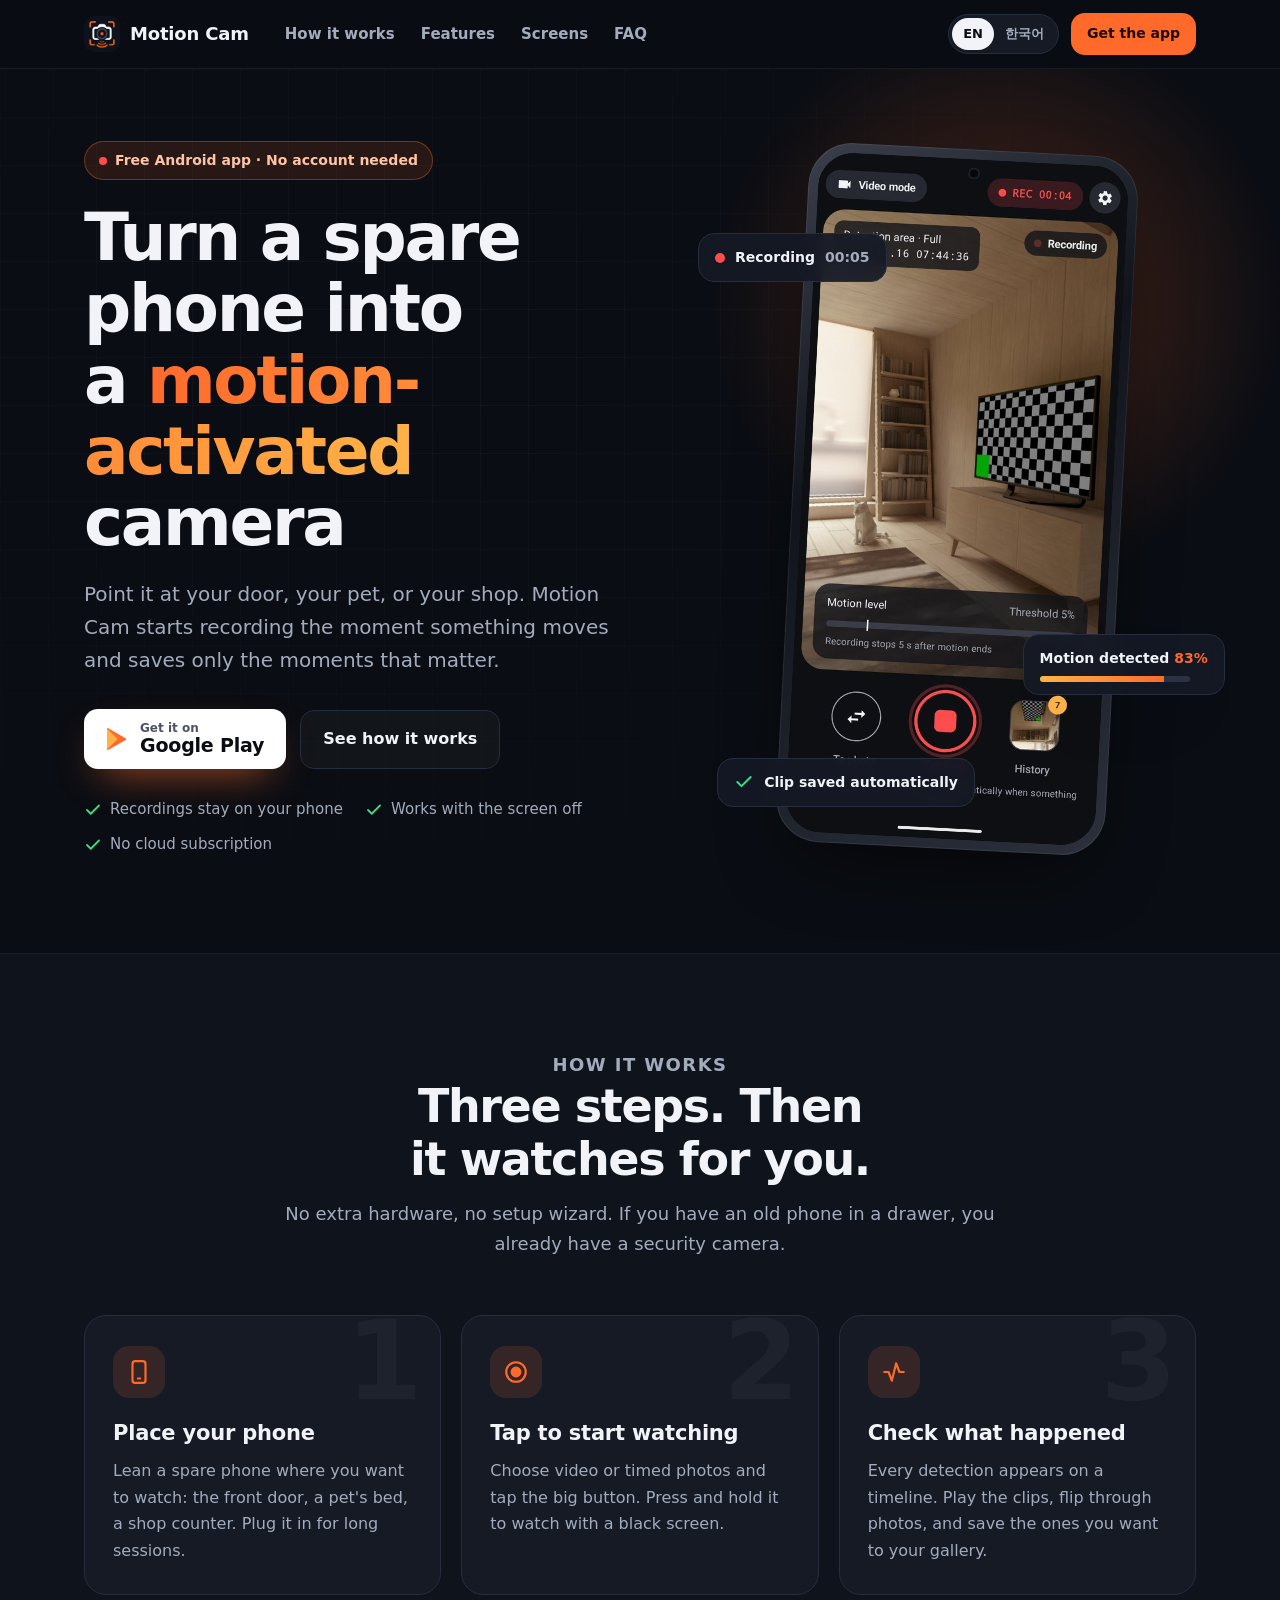
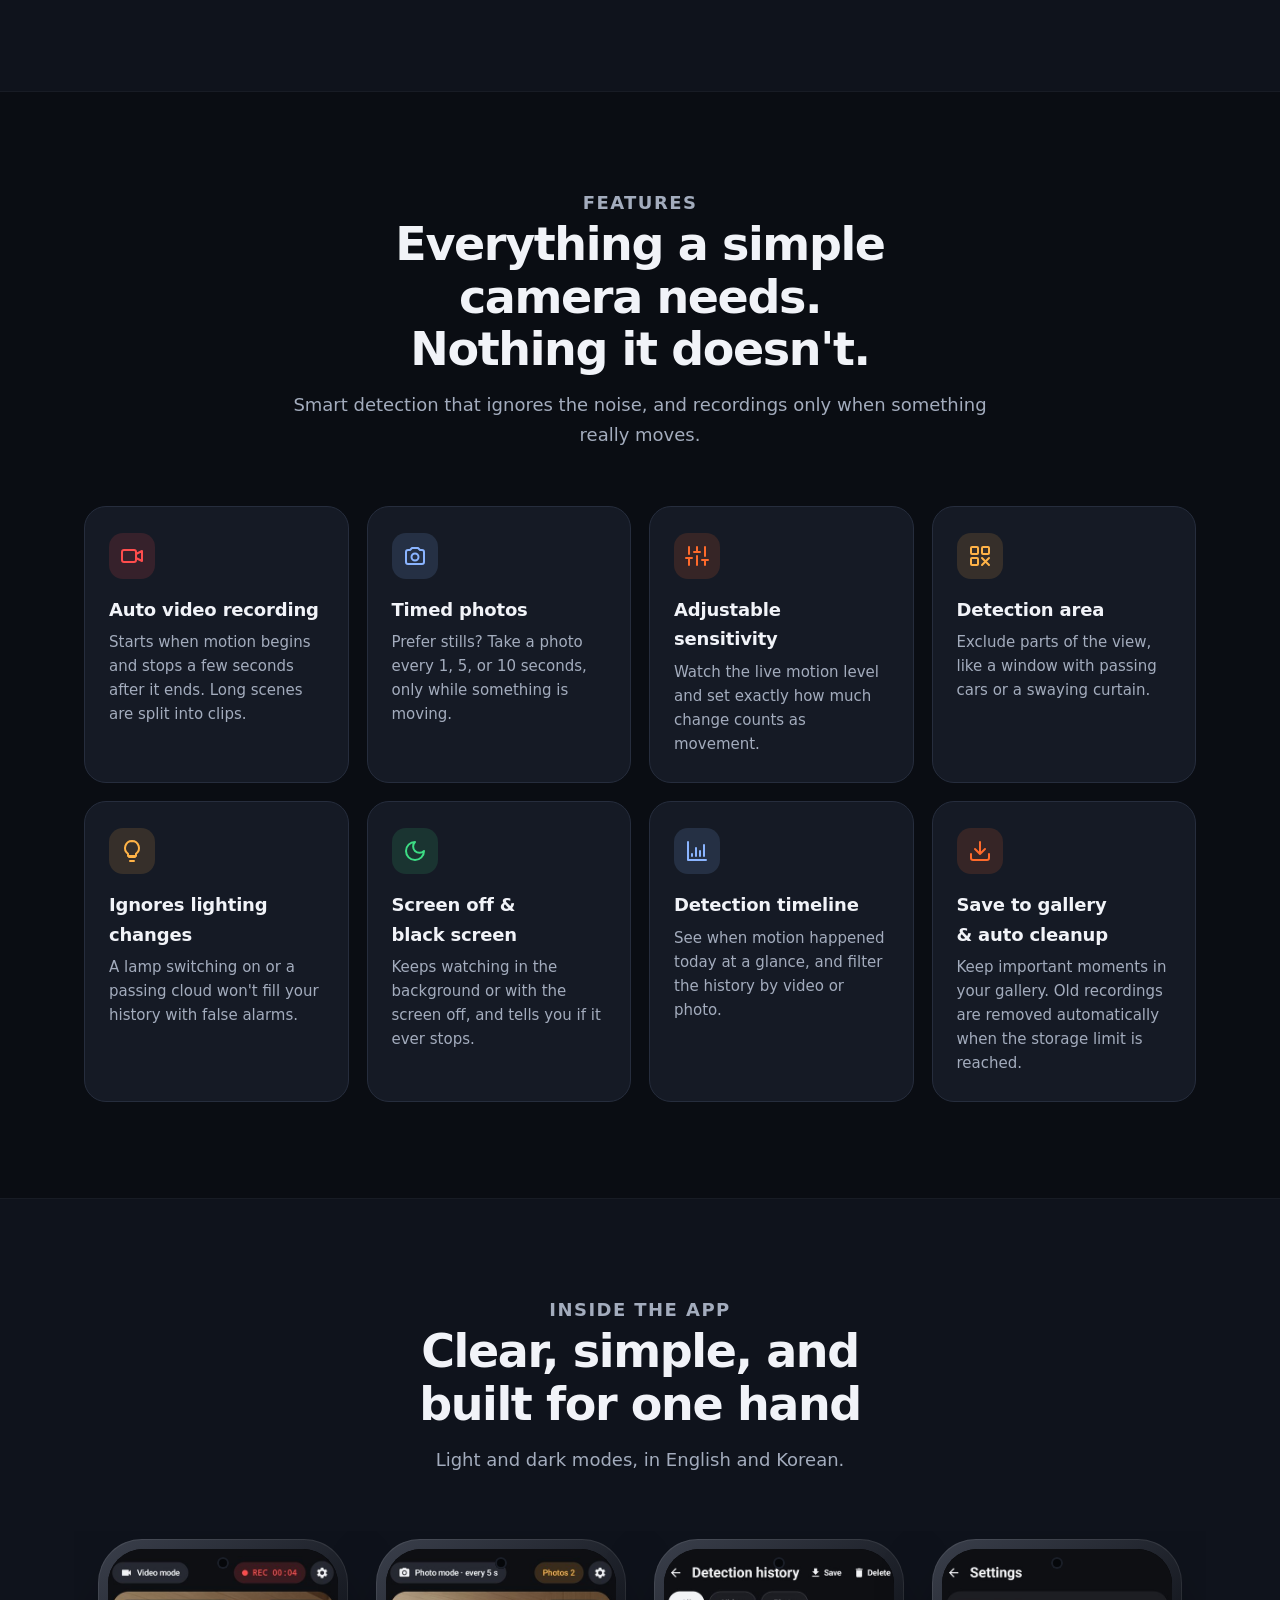
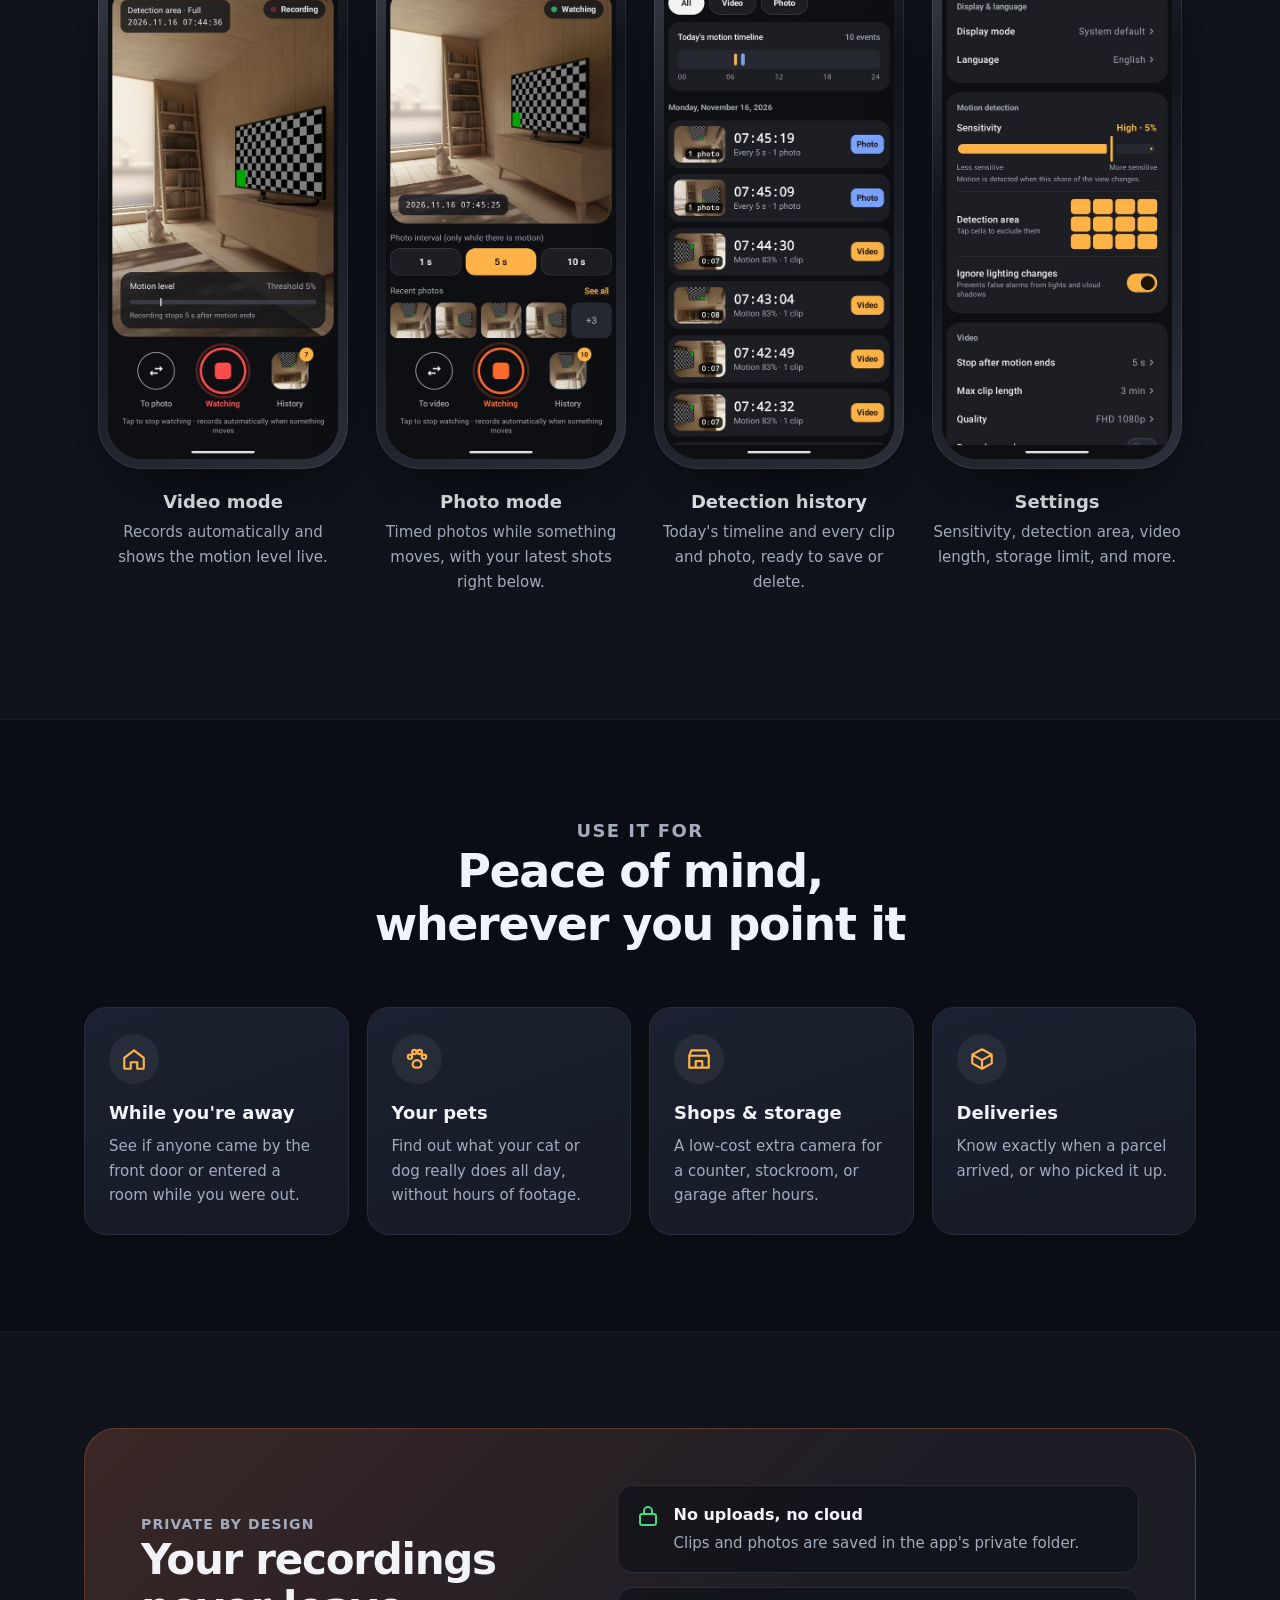
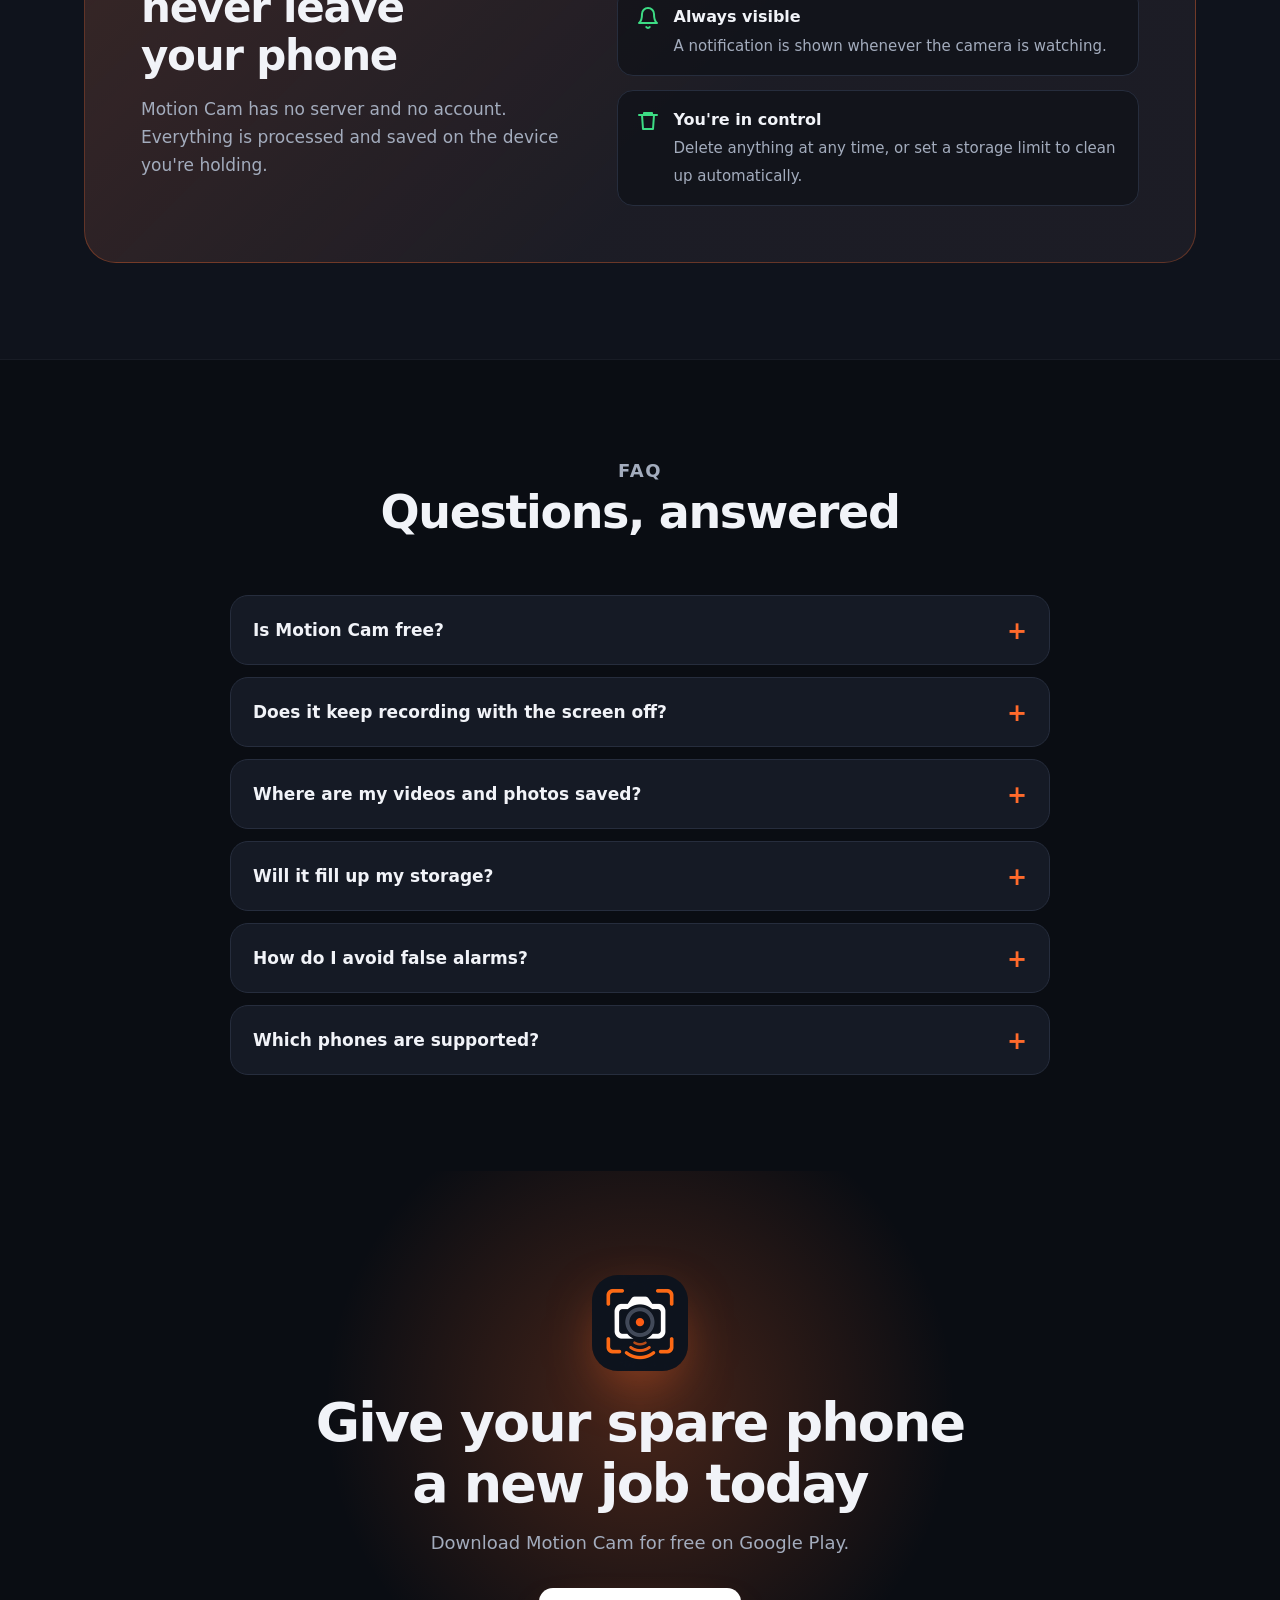
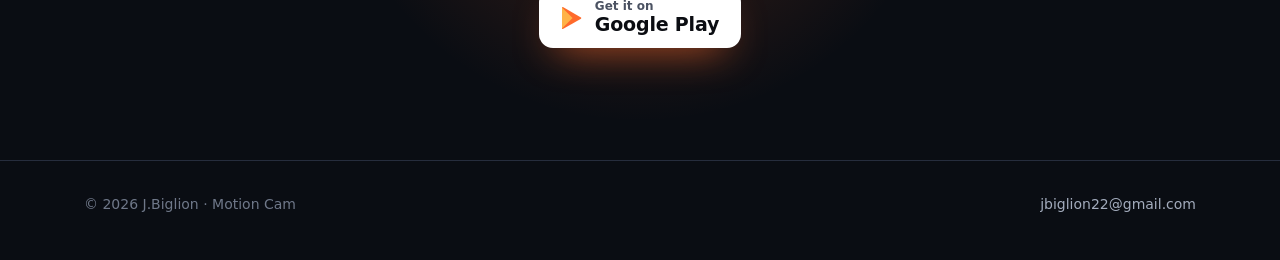
<file: index.html>
<!doctype html>
<html lang="en" data-page="home" data-lang="en">
<head>
  <meta charset="utf-8">
  <meta name="viewport" content="width=device-width, initial-scale=1">
  <title>Motion Cam — Turn a spare phone into a motion-activated camera</title>
  <meta name="description" content="Motion Cam records video or takes photos automatically when something moves. Use a spare Android phone as a simple home, pet, or shop camera. Free, no account, everything stays on your phone.">
  <meta name="theme-color" content="#0a0d13">
  <link rel="alternate" hreflang="en" href="index.html">
  <link rel="alternate" hreflang="ko" href="index-ko.html">
  <link rel="alternate" hreflang="x-default" href="index.html">
  <meta property="og:type" content="website">
  <meta property="og:title" content="Motion Cam — motion-activated camera for Android">
  <meta property="og:description" content="Records automatically when something moves. Free, no account, everything stays on your phone.">
  <meta property="og:image" content="images/og-en.jpg">
  <meta name="twitter:card" content="summary_large_image">
  <link rel="icon" type="image/png" sizes="64x64" href="icons/favicon-64.png">
  <link rel="icon" type="image/png" sizes="32x32" href="icons/favicon-32.png">
  <link rel="apple-touch-icon" href="icons/apple-touch-icon.png">
  <script src="js/lang.js"></script>
  <link rel="stylesheet" href="css/style.css">
</head>
<body>
  <header class="site-header">
    <div class="container header-inner">
      <a class="brand" href="#top"><img src="icons/app-icon-192.png" alt="Motion Cam app icon"><span>Motion Cam</span></a>
      <nav class="nav" aria-label="Sections">
        <a href="#how">How it works</a>
        <a href="#features">Features</a>
        <a href="#screens">Screens</a>
        <a href="#faq">FAQ</a>
      </nav>
      <div class="header-actions">
        <nav class="lang-switch" aria-label="Language">
          <a href="index.html?lang=en" data-set-lang="en" aria-current="page" lang="en">EN</a>
          <a href="index-ko.html" data-set-lang="ko" lang="ko">한국어</a>
        </nav>
        <a class="btn btn-small" href="https://play.google.com/store/apps/details?id=com.phonensoft.motioncam" rel="noopener">Get the app</a>
      </div>
    </div>
  </header>

  <main id="top">
    <!-- Hero -->
    <section class="hero">
      <div class="container hero-grid">
        <div>
          <span class="eyebrow"><span class="dot" aria-hidden="true"></span>Free Android app · No account needed</span>
          <h1>Turn a spare phone into a <span class="grad">motion-activated</span> camera</h1>
          <p class="lead">Point it at your door, your pet, or your shop. Motion Cam starts recording the moment something moves and saves only the moments that matter.</p>
          <div class="cta-row">
            <a class="btn btn-play" href="https://play.google.com/store/apps/details?id=com.phonensoft.motioncam" rel="noopener">
              <svg viewBox="0 0 28 28" aria-hidden="true"><path d="M5 3.6v20.8c0 .5.5.8.9.6L24 14.7c.4-.3.4-.9 0-1.2L5.9 3c-.4-.2-.9.1-.9.6z" fill="#ff6a2b"/><path d="M5 3.6 15.6 14 5 24.4" fill="#ffb347"/></svg>
              <span class="label"><small>Get it on</small><strong>Google Play</strong></span>
            </a>
            <a class="btn btn-ghost" href="#how">See how it works</a>
          </div>
          <ul class="trust">
            <li><svg viewBox="0 0 24 24" fill="none" stroke="currentColor" stroke-width="2.4" stroke-linecap="round" stroke-linejoin="round" aria-hidden="true"><path d="M20 6 9 17l-5-5"/></svg>Recordings stay on your phone</li>
            <li><svg viewBox="0 0 24 24" fill="none" stroke="currentColor" stroke-width="2.4" stroke-linecap="round" stroke-linejoin="round" aria-hidden="true"><path d="M20 6 9 17l-5-5"/></svg>Works with the screen off</li>
            <li><svg viewBox="0 0 24 24" fill="none" stroke="currentColor" stroke-width="2.4" stroke-linecap="round" stroke-linejoin="round" aria-hidden="true"><path d="M20 6 9 17l-5-5"/></svg>No cloud subscription</li>
          </ul>
        </div>
        <div class="hero-visual">
          <div class="phone"><img src="images/screen-video-en.jpg" alt="Motion Cam recording automatically after detecting motion" width="540" height="1145"></div>
          <div class="float-card rec"><span class="dot" aria-hidden="true"></span>Recording <span class="muted">00:05</span></div>
          <div class="float-card level"><span>Motion detected <span class="accent">83%</span></span><span class="bar"><span></span></span></div>
          <div class="float-card saved"><svg viewBox="0 0 24 24" fill="none" stroke="currentColor" stroke-width="2.4" stroke-linecap="round" stroke-linejoin="round" aria-hidden="true"><path d="M20 6 9 17l-5-5"/></svg>Clip saved automatically</div>
        </div>
      </div>
    </section>

    <!-- How it works -->
    <section class="section alt" id="how">
      <div class="container">
        <div class="section-head reveal">
          <p class="kicker">How it works</p>
          <h2>Three steps. Then it watches for you.</h2>
          <p>No extra hardware, no setup wizard. If you have an old phone in a drawer, you already have a security camera.</p>
        </div>
        <div class="steps">
          <article class="step reveal">
            <div class="icon"><svg viewBox="0 0 24 24" fill="none" stroke="currentColor" stroke-width="2" stroke-linecap="round" stroke-linejoin="round" aria-hidden="true"><rect x="6" y="2" width="12" height="20" rx="2.5"/><path d="M11 18h2"/></svg></div>
            <h3>Place your phone</h3>
            <p>Lean a spare phone where you want to watch: the front door, a pet's bed, a shop counter. Plug it in for long sessions.</p>
          </article>
          <article class="step reveal">
            <div class="icon"><svg viewBox="0 0 24 24" fill="none" stroke="currentColor" stroke-width="2" stroke-linecap="round" stroke-linejoin="round" aria-hidden="true"><circle cx="12" cy="12" r="9"/><circle cx="12" cy="12" r="4" fill="currentColor"/></svg></div>
            <h3>Tap to start watching</h3>
            <p>Choose video or timed photos and tap the big button. Press and hold it to watch with a black screen.</p>
          </article>
          <article class="step reveal">
            <div class="icon"><svg viewBox="0 0 24 24" fill="none" stroke="currentColor" stroke-width="2" stroke-linecap="round" stroke-linejoin="round" aria-hidden="true"><path d="M3 12h4l3 8 4-16 3 8h4"/></svg></div>
            <h3>Check what happened</h3>
            <p>Every detection appears on a timeline. Play the clips, flip through photos, and save the ones you want to your gallery.</p>
          </article>
        </div>
      </div>
    </section>

    <!-- Features -->
    <section class="section" id="features">
      <div class="container">
        <div class="section-head reveal">
          <p class="kicker">Features</p>
          <h2>Everything a simple camera needs.<br>Nothing it doesn't.</h2>
          <p>Smart detection that ignores the noise, and recordings only when something really moves.</p>
        </div>
        <div class="features">
          <article class="feature reveal">
            <div class="icon i-red"><svg viewBox="0 0 24 24" fill="none" stroke="currentColor" stroke-width="2" stroke-linecap="round" stroke-linejoin="round" aria-hidden="true"><rect x="2" y="6" width="14" height="12" rx="2"/><path d="m16 10 6-3v10l-6-3"/></svg></div>
            <h3>Auto video recording</h3>
            <p>Starts when motion begins and stops a few seconds after it ends. Long scenes are split into clips.</p>
          </article>
          <article class="feature reveal">
            <div class="icon i-blue"><svg viewBox="0 0 24 24" fill="none" stroke="currentColor" stroke-width="2" stroke-linecap="round" stroke-linejoin="round" aria-hidden="true"><path d="M3 8a2 2 0 0 1 2-2h2l2-2h6l2 2h2a2 2 0 0 1 2 2v10a2 2 0 0 1-2 2H5a2 2 0 0 1-2-2z"/><circle cx="12" cy="13" r="3.5"/></svg></div>
            <h3>Timed photos</h3>
            <p>Prefer stills? Take a photo every 1, 5, or 10 seconds, only while something is moving.</p>
          </article>
          <article class="feature reveal">
            <div class="icon i-orange"><svg viewBox="0 0 24 24" fill="none" stroke="currentColor" stroke-width="2" stroke-linecap="round" stroke-linejoin="round" aria-hidden="true"><path d="M4 21v-7M4 10V3M12 21v-9M12 8V3M20 21v-5M20 12V3M1 14h6M9 8h6M17 16h6"/></svg></div>
            <h3>Adjustable sensitivity</h3>
            <p>Watch the live motion level and set exactly how much change counts as movement.</p>
          </article>
          <article class="feature reveal">
            <div class="icon i-amber"><svg viewBox="0 0 24 24" fill="none" stroke="currentColor" stroke-width="2" stroke-linecap="round" stroke-linejoin="round" aria-hidden="true"><rect x="3" y="3" width="7" height="7" rx="1"/><rect x="14" y="3" width="7" height="7" rx="1"/><rect x="3" y="14" width="7" height="7" rx="1"/><path d="m14 14 7 7M21 14l-7 7"/></svg></div>
            <h3>Detection area</h3>
            <p>Exclude parts of the view, like a window with passing cars or a swaying curtain.</p>
          </article>
          <article class="feature reveal">
            <div class="icon i-amber"><svg viewBox="0 0 24 24" fill="none" stroke="currentColor" stroke-width="2" stroke-linecap="round" stroke-linejoin="round" aria-hidden="true"><path d="M9 18h6M10 22h4M12 2a7 7 0 0 0-4 12.7V17h8v-2.3A7 7 0 0 0 12 2z"/></svg></div>
            <h3>Ignores lighting changes</h3>
            <p>A lamp switching on or a passing cloud won't fill your history with false alarms.</p>
          </article>
          <article class="feature reveal">
            <div class="icon i-green"><svg viewBox="0 0 24 24" fill="none" stroke="currentColor" stroke-width="2" stroke-linecap="round" stroke-linejoin="round" aria-hidden="true"><path d="M12 3a6 6 0 0 0 9 9 9 9 0 1 1-9-9z"/></svg></div>
            <h3>Screen off &amp; black screen</h3>
            <p>Keeps watching in the background or with the screen off, and tells you if it ever stops.</p>
          </article>
          <article class="feature reveal">
            <div class="icon i-blue"><svg viewBox="0 0 24 24" fill="none" stroke="currentColor" stroke-width="2" stroke-linecap="round" stroke-linejoin="round" aria-hidden="true"><path d="M3 3v18h18"/><path d="M7 15v2M11 9v8M15 12v5M19 6v11"/></svg></div>
            <h3>Detection timeline</h3>
            <p>See when motion happened today at a glance, and filter the history by video or photo.</p>
          </article>
          <article class="feature reveal">
            <div class="icon i-orange"><svg viewBox="0 0 24 24" fill="none" stroke="currentColor" stroke-width="2" stroke-linecap="round" stroke-linejoin="round" aria-hidden="true"><path d="M21 15v4a2 2 0 0 1-2 2H5a2 2 0 0 1-2-2v-4M7 10l5 5 5-5M12 15V3"/></svg></div>
            <h3>Save to gallery &amp; auto cleanup</h3>
            <p>Keep important moments in your gallery. Old recordings are removed automatically when the storage limit is reached.</p>
          </article>
        </div>
      </div>
    </section>

    <!-- Screens -->
    <section class="section alt" id="screens">
      <div class="container">
        <div class="section-head reveal">
          <p class="kicker">Inside the app</p>
          <h2>Clear, simple, and built for one hand</h2>
          <p>Light and dark modes, in English and Korean.</p>
        </div>
        <div class="screens-wrap">
          <div class="screens" tabindex="0" aria-label="App screenshots">
            <figure class="screen reveal">
              <div class="phone"><img src="images/screen-video-en.jpg" alt="Video mode recording with motion level" loading="lazy" width="540" height="1145"></div>
              <h3>Video mode</h3>
              <p>Records automatically and shows the motion level live.</p>
            </figure>
            <figure class="screen reveal">
              <div class="phone"><img src="images/screen-photo-en.jpg" alt="Photo mode with interval and recent photos" loading="lazy" width="540" height="1145"></div>
              <h3>Photo mode</h3>
              <p>Timed photos while something moves, with your latest shots right below.</p>
            </figure>
            <figure class="screen reveal">
              <div class="phone"><img src="images/screen-history-en.jpg" alt="Detection history with today's timeline" loading="lazy" width="540" height="1145"></div>
              <h3>Detection history</h3>
              <p>Today's timeline and every clip and photo, ready to save or delete.</p>
            </figure>
            <figure class="screen reveal">
              <div class="phone"><img src="images/screen-settings-en.jpg" alt="Settings for sensitivity and detection area" loading="lazy" width="540" height="1145"></div>
              <h3>Settings</h3>
              <p>Sensitivity, detection area, video length, storage limit, and more.</p>
            </figure>
          </div>
        </div>
      </div>
    </section>

    <!-- Use cases -->
    <section class="section" id="uses">
      <div class="container">
        <div class="section-head reveal">
          <p class="kicker">Use it for</p>
          <h2>Peace of mind, wherever you point it</h2>
        </div>
        <div class="uses">
          <article class="use reveal">
            <div class="emoji"><svg viewBox="0 0 24 24" fill="none" stroke="currentColor" stroke-width="2" stroke-linecap="round" stroke-linejoin="round" aria-hidden="true"><path d="m3 11 9-7 9 7v9a1 1 0 0 1-1 1h-5v-6H9v6H4a1 1 0 0 1-1-1z"/></svg></div>
            <h3>While you're away</h3>
            <p>See if anyone came by the front door or entered a room while you were out.</p>
          </article>
          <article class="use reveal">
            <div class="emoji"><svg viewBox="0 0 24 24" fill="none" stroke="currentColor" stroke-width="2" stroke-linecap="round" stroke-linejoin="round" aria-hidden="true"><circle cx="5.5" cy="10" r="2"/><circle cx="9.5" cy="5.5" r="2"/><circle cx="14.5" cy="5.5" r="2"/><circle cx="18.5" cy="10" r="2"/><path d="M8 17a4 4 0 0 1 8 0c0 2-1.5 3-4 3s-4-1-4-3z"/></svg></div>
            <h3>Your pets</h3>
            <p>Find out what your cat or dog really does all day, without hours of footage.</p>
          </article>
          <article class="use reveal">
            <div class="emoji"><svg viewBox="0 0 24 24" fill="none" stroke="currentColor" stroke-width="2" stroke-linecap="round" stroke-linejoin="round" aria-hidden="true"><path d="M3 9 5 4h14l2 5M3 9h18v11H3zM9 20v-6h6v6"/></svg></div>
            <h3>Shops &amp; storage</h3>
            <p>A low-cost extra camera for a counter, stockroom, or garage after hours.</p>
          </article>
          <article class="use reveal">
            <div class="emoji"><svg viewBox="0 0 24 24" fill="none" stroke="currentColor" stroke-width="2" stroke-linecap="round" stroke-linejoin="round" aria-hidden="true"><path d="M21 8 12 3 3 8v8l9 5 9-5zM3 8l9 5 9-5M12 13v8"/></svg></div>
            <h3>Deliveries</h3>
            <p>Know exactly when a parcel arrived, or who picked it up.</p>
          </article>
        </div>
      </div>
    </section>

    <!-- Privacy -->
    <section class="section alt" id="privacy">
      <div class="container">
        <div class="privacy-band reveal">
          <div>
            <p class="kicker">Private by design</p>
            <h2>Your recordings never leave your phone</h2>
            <p>Motion Cam has no server and no account. Everything is processed and saved on the device you're holding.</p>
          </div>
          <ul class="privacy-points">
            <li><svg viewBox="0 0 24 24" fill="none" stroke="currentColor" stroke-width="2" stroke-linecap="round" stroke-linejoin="round" aria-hidden="true"><rect x="4" y="10" width="16" height="11" rx="2"/><path d="M8 10V7a4 4 0 0 1 8 0v3"/></svg><div><strong>No uploads, no cloud</strong><span>Clips and photos are saved in the app's private folder.</span></div></li>
            <li><svg viewBox="0 0 24 24" fill="none" stroke="currentColor" stroke-width="2" stroke-linecap="round" stroke-linejoin="round" aria-hidden="true"><path d="M18 8a6 6 0 0 0-12 0c0 7-3 9-3 9h18s-3-2-3-9M13.7 21a2 2 0 0 1-3.4 0"/></svg><div><strong>Always visible</strong><span>A notification is shown whenever the camera is watching.</span></div></li>
            <li><svg viewBox="0 0 24 24" fill="none" stroke="currentColor" stroke-width="2" stroke-linecap="round" stroke-linejoin="round" aria-hidden="true"><path d="M3 6h18M8 6V4h8v2M6 6l1 14h10l1-14"/></svg><div><strong>You're in control</strong><span>Delete anything at any time, or set a storage limit to clean up automatically.</span></div></li>
          </ul>
        </div>
      </div>
    </section>

    <!-- FAQ -->
    <section class="section" id="faq">
      <div class="container">
        <div class="section-head reveal">
          <p class="kicker">FAQ</p>
          <h2>Questions, answered</h2>
        </div>
        <div class="faq">
          <details class="reveal">
            <summary>Is Motion Cam free?</summary>
            <p>Yes. The app is free and supported by ads. A few optional extras, such as saving to the gallery or some advanced settings, ask you to watch a short ad first.</p>
          </details>
          <details class="reveal">
            <summary>Does it keep recording with the screen off?</summary>
            <p>Yes. Monitoring continues in the background and with the screen off, with a notification shown the whole time. For the most reliable long sessions, exclude Motion Cam from battery optimization (the app shows you how) and keep the phone plugged in.</p>
          </details>
          <details class="reveal">
            <summary>Where are my videos and photos saved?</summary>
            <p>In the app's own folder on your phone. They're never uploaded. Use "Save to gallery" in Detection history to copy the ones you want to keep into your phone's gallery.</p>
          </details>
          <details class="reveal">
            <summary>Will it fill up my storage?</summary>
            <p>No. Set a storage limit (2 GB by default) and the oldest recordings are deleted automatically when it's reached. Videos are also split into short clips.</p>
          </details>
          <details class="reveal">
            <summary>How do I avoid false alarms?</summary>
            <p>Lower the sensitivity, keep "Ignore lighting changes" on, and exclude busy parts of the view with the detection area grid. The live motion level shows you how much movement is detected.</p>
          </details>
          <details class="reveal">
            <summary>Which phones are supported?</summary>
            <p>Android 8.0 and later. Both the back and front cameras can be used, and the app works in English and Korean.</p>
          </details>
        </div>
      </div>
    </section>

    <!-- Final CTA -->
    <section class="final">
      <div class="container reveal">
        <img class="app-icon" src="icons/app-icon-192.png" alt="" width="96" height="96">
        <h2>Give your spare phone<br>a new job today</h2>
        <p>Download Motion Cam for free on Google Play.</p>
        <a class="btn btn-play" href="https://play.google.com/store/apps/details?id=com.phonensoft.motioncam" rel="noopener">
          <svg viewBox="0 0 28 28" aria-hidden="true"><path d="M5 3.6v20.8c0 .5.5.8.9.6L24 14.7c.4-.3.4-.9 0-1.2L5.9 3c-.4-.2-.9.1-.9.6z" fill="#ff6a2b"/><path d="M5 3.6 15.6 14 5 24.4" fill="#ffb347"/></svg>
          <span class="label"><small>Get it on</small><strong>Google Play</strong></span>
        </a>
      </div>
    </section>
  </main>

  <footer class="site-footer">
    <div class="container footer-inner">
      <span>© 2026 J.Biglion · Motion Cam</span>
      <a href="mailto:jbiglion22@gmail.com">jbiglion22@gmail.com</a>
    </div>
  </footer>

  <script src="js/main.js"></script>
</body>
</html>
</file>
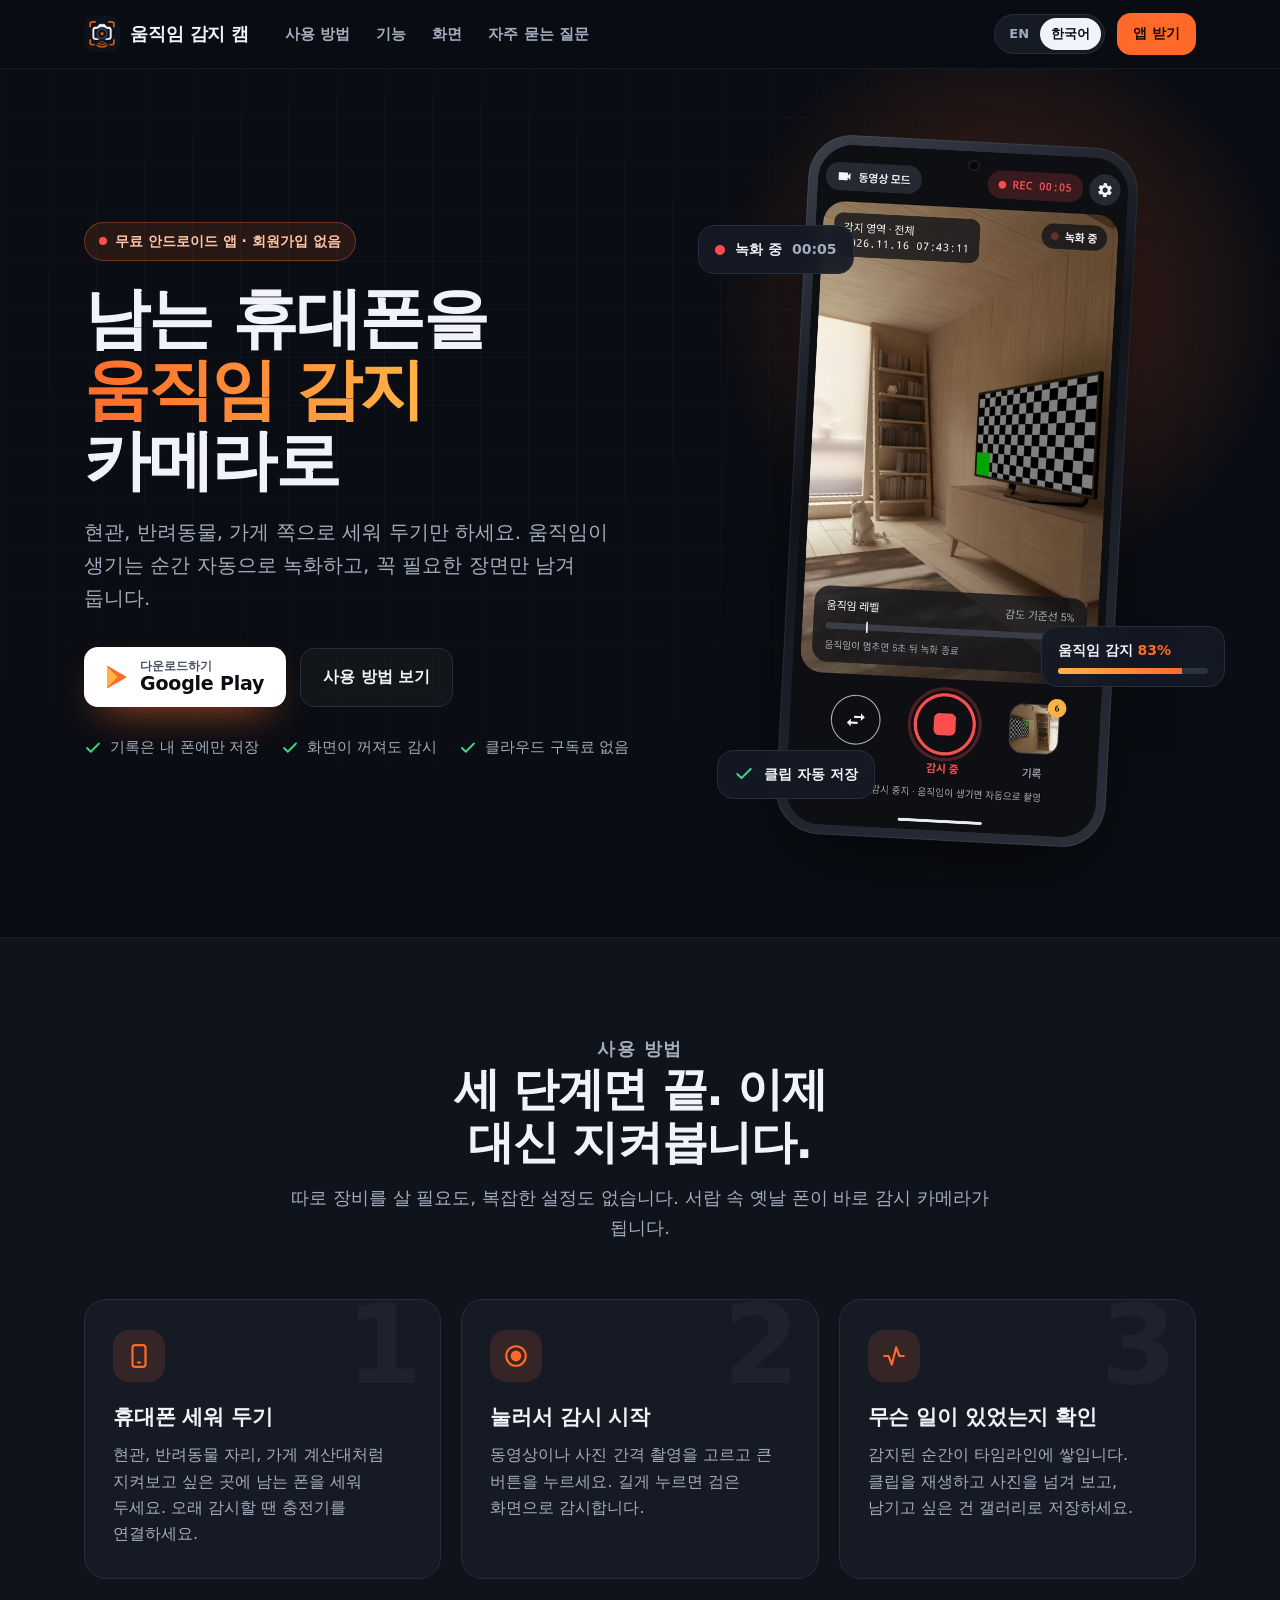
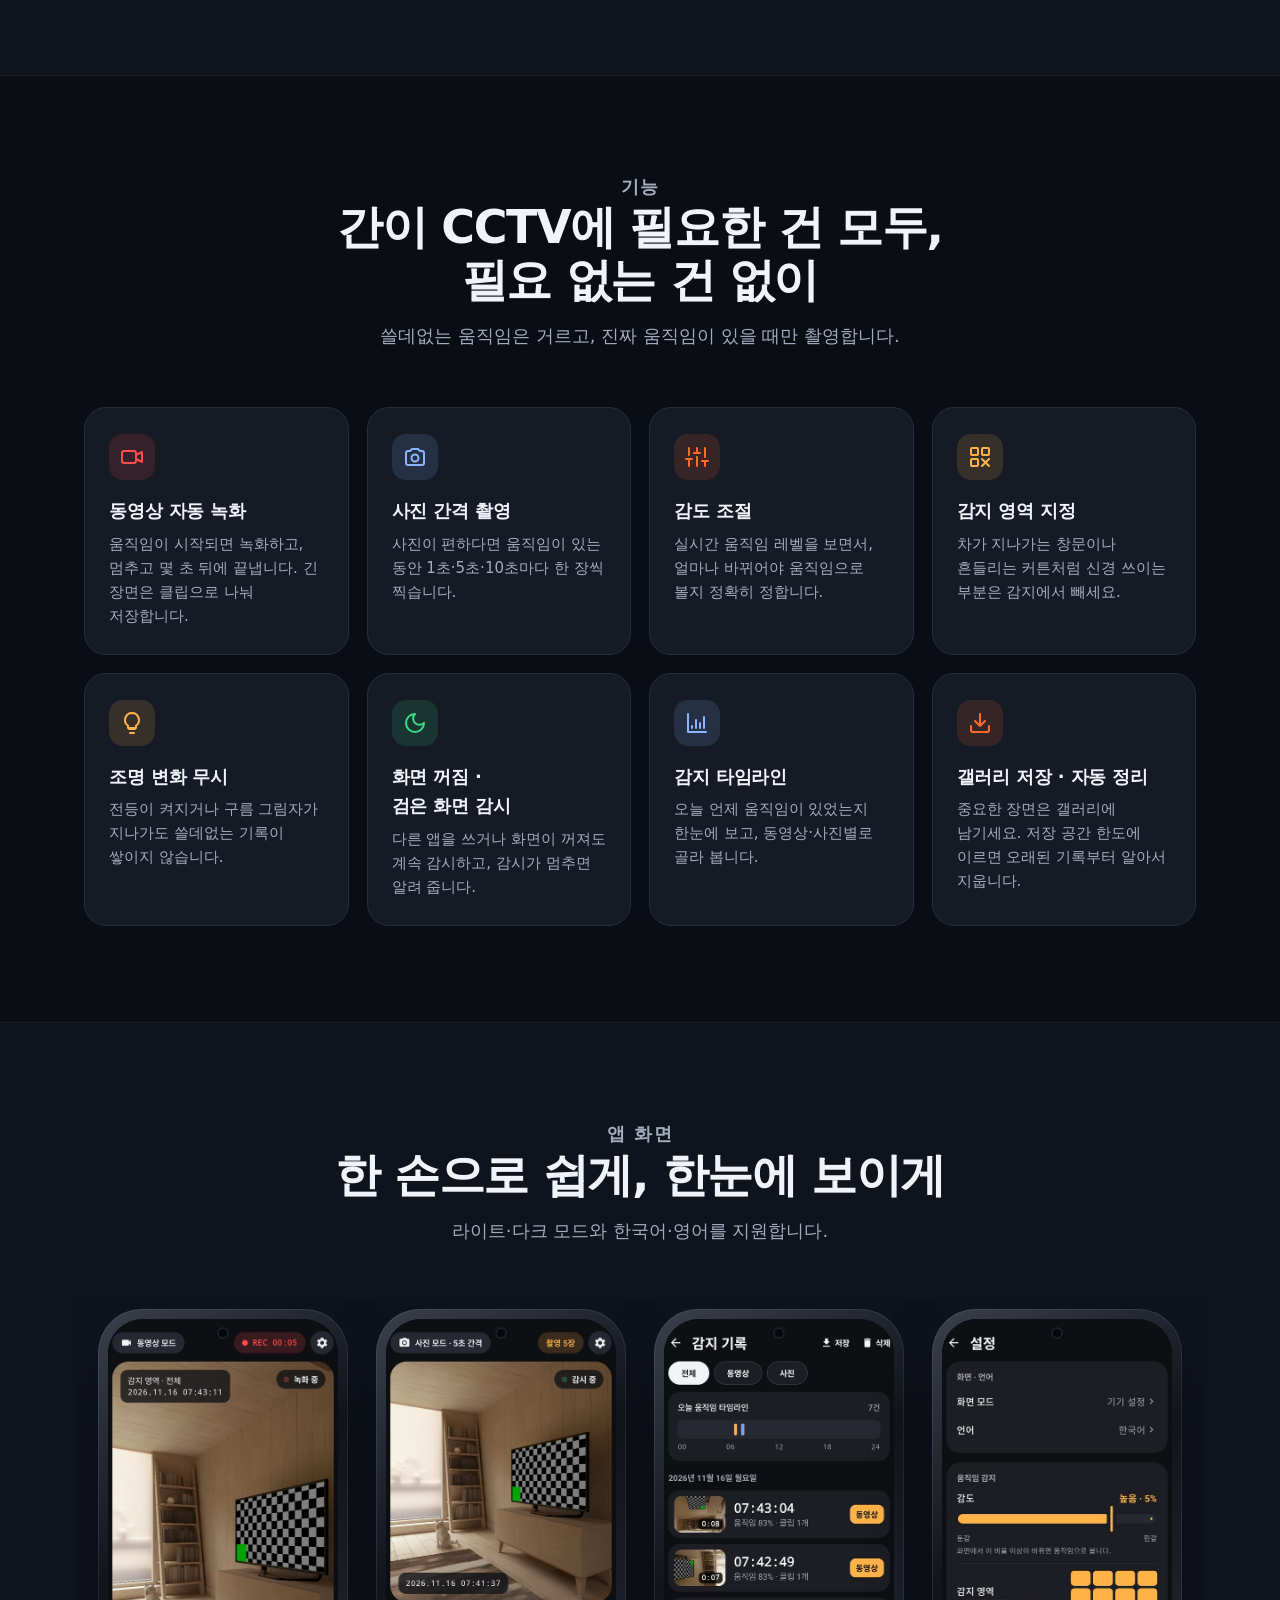
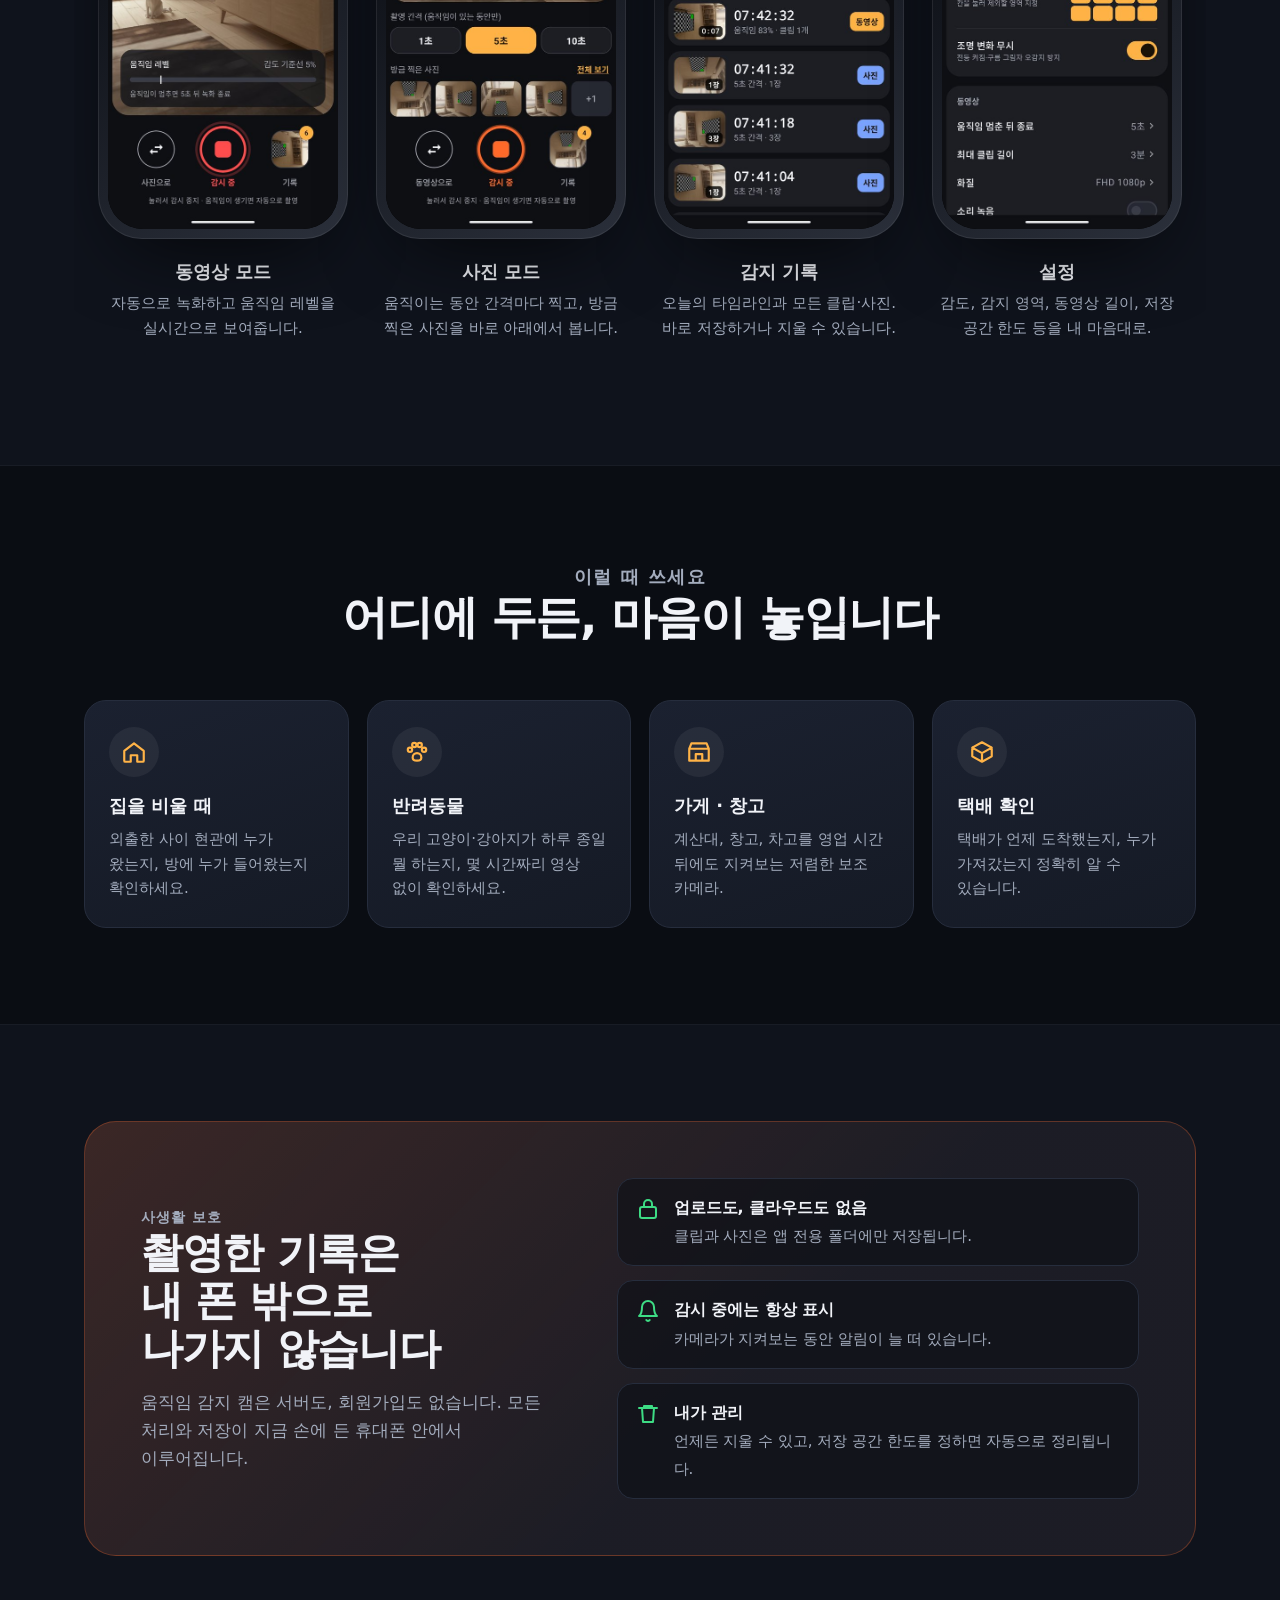
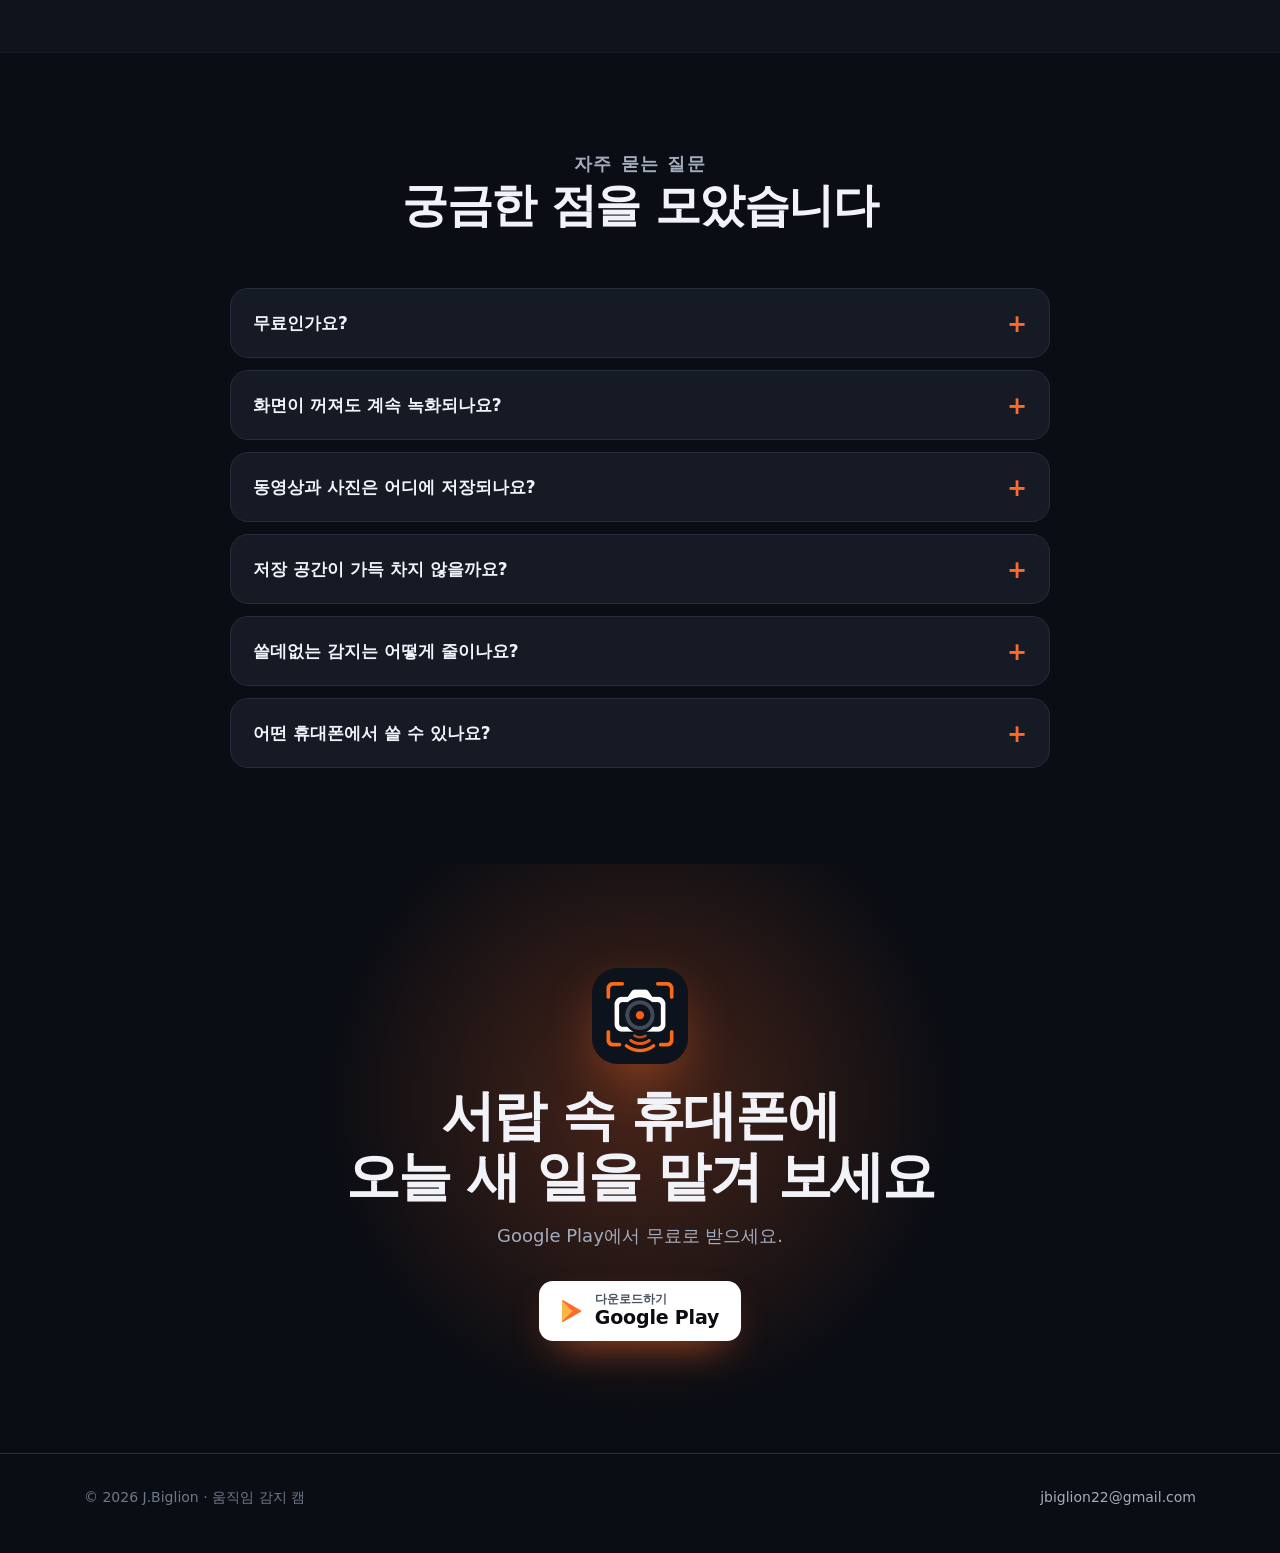
<file: index-ko.html>
<!doctype html>
<html lang="ko" data-page="home" data-lang="ko">
<head>
  <meta charset="utf-8">
  <meta name="viewport" content="width=device-width, initial-scale=1">
  <title>움직임 감지 캠 — 남는 휴대폰을 움직임 감지 카메라로</title>
  <meta name="description" content="움직임이 생기면 자동으로 동영상을 녹화하거나 사진을 찍는 안드로이드 앱. 남는 휴대폰을 집·반려동물·가게용 간이 CCTV로 쓰세요. 무료, 회원가입 없음, 모든 기록은 내 폰에만.">
  <meta name="theme-color" content="#0a0d13">
  <link rel="alternate" hreflang="en" href="index.html">
  <link rel="alternate" hreflang="ko" href="index-ko.html">
  <link rel="alternate" hreflang="x-default" href="index.html">
  <meta property="og:type" content="website">
  <meta property="og:title" content="움직임 감지 캠 — 자동 녹화 카메라 CCTV">
  <meta property="og:description" content="움직임이 생기면 자동으로 촬영합니다. 무료, 회원가입 없음, 모든 기록은 내 폰에만.">
  <meta property="og:image" content="images/og-ko.jpg">
  <meta name="twitter:card" content="summary_large_image">
  <link rel="icon" type="image/png" sizes="64x64" href="icons/favicon-64.png">
  <link rel="icon" type="image/png" sizes="32x32" href="icons/favicon-32.png">
  <link rel="apple-touch-icon" href="icons/apple-touch-icon.png">
  <script src="js/lang.js"></script>
  <link rel="stylesheet" href="css/style.css">
</head>
<body>
  <header class="site-header">
    <div class="container header-inner">
      <a class="brand" href="#top"><img src="icons/app-icon-192.png" alt="움직임 감지 캠 앱 아이콘"><span>움직임 감지 캠</span></a>
      <nav class="nav" aria-label="섹션">
        <a href="#how">사용 방법</a>
        <a href="#features">기능</a>
        <a href="#screens">화면</a>
        <a href="#faq">자주 묻는 질문</a>
      </nav>
      <div class="header-actions">
        <nav class="lang-switch" aria-label="언어">
          <a href="index.html?lang=en" data-set-lang="en" lang="en">EN</a>
          <a href="index-ko.html" data-set-lang="ko" aria-current="page" lang="ko">한국어</a>
        </nav>
        <a class="btn btn-small" href="https://play.google.com/store/apps/details?id=com.phonensoft.motioncam&amp;hl=ko" rel="noopener">앱 받기</a>
      </div>
    </div>
  </header>

  <main id="top">
    <!-- 첫 화면 -->
    <section class="hero">
      <div class="container hero-grid">
        <div>
          <span class="eyebrow"><span class="dot" aria-hidden="true"></span>무료 안드로이드 앱 · 회원가입 없음</span>
          <h1>남는 휴대폰을<br><span class="grad">움직임 감지</span> 카메라로</h1>
          <p class="lead">현관, 반려동물, 가게 쪽으로 세워 두기만 하세요. 움직임이 생기는 순간 자동으로 녹화하고, 꼭 필요한 장면만 남겨 둡니다.</p>
          <div class="cta-row">
            <a class="btn btn-play" href="https://play.google.com/store/apps/details?id=com.phonensoft.motioncam&amp;hl=ko" rel="noopener">
              <svg viewBox="0 0 28 28" aria-hidden="true"><path d="M5 3.6v20.8c0 .5.5.8.9.6L24 14.7c.4-.3.4-.9 0-1.2L5.9 3c-.4-.2-.9.1-.9.6z" fill="#ff6a2b"/><path d="M5 3.6 15.6 14 5 24.4" fill="#ffb347"/></svg>
              <span class="label"><small>다운로드하기</small><strong>Google Play</strong></span>
            </a>
            <a class="btn btn-ghost" href="#how">사용 방법 보기</a>
          </div>
          <ul class="trust">
            <li><svg viewBox="0 0 24 24" fill="none" stroke="currentColor" stroke-width="2.4" stroke-linecap="round" stroke-linejoin="round" aria-hidden="true"><path d="M20 6 9 17l-5-5"/></svg>기록은 내 폰에만 저장</li>
            <li><svg viewBox="0 0 24 24" fill="none" stroke="currentColor" stroke-width="2.4" stroke-linecap="round" stroke-linejoin="round" aria-hidden="true"><path d="M20 6 9 17l-5-5"/></svg>화면이 꺼져도 감시</li>
            <li><svg viewBox="0 0 24 24" fill="none" stroke="currentColor" stroke-width="2.4" stroke-linecap="round" stroke-linejoin="round" aria-hidden="true"><path d="M20 6 9 17l-5-5"/></svg>클라우드 구독료 없음</li>
          </ul>
        </div>
        <div class="hero-visual">
          <div class="phone"><img src="images/screen-video-ko.jpg" alt="움직임을 감지해 자동으로 녹화 중인 움직임 감지 캠 화면" width="540" height="1145"></div>
          <div class="float-card rec"><span class="dot" aria-hidden="true"></span>녹화 중 <span class="muted">00:05</span></div>
          <div class="float-card level"><span>움직임 감지 <span class="accent">83%</span></span><span class="bar"><span></span></span></div>
          <div class="float-card saved"><svg viewBox="0 0 24 24" fill="none" stroke="currentColor" stroke-width="2.4" stroke-linecap="round" stroke-linejoin="round" aria-hidden="true"><path d="M20 6 9 17l-5-5"/></svg>클립 자동 저장</div>
        </div>
      </div>
    </section>

    <!-- 사용 방법 -->
    <section class="section alt" id="how">
      <div class="container">
        <div class="section-head reveal">
          <p class="kicker">사용 방법</p>
          <h2>세 단계면 끝. 이제 대신 지켜봅니다.</h2>
          <p>따로 장비를 살 필요도, 복잡한 설정도 없습니다. 서랍 속 옛날 폰이 바로 감시 카메라가 됩니다.</p>
        </div>
        <div class="steps">
          <article class="step reveal">
            <div class="icon"><svg viewBox="0 0 24 24" fill="none" stroke="currentColor" stroke-width="2" stroke-linecap="round" stroke-linejoin="round" aria-hidden="true"><rect x="6" y="2" width="12" height="20" rx="2.5"/><path d="M11 18h2"/></svg></div>
            <h3>휴대폰 세워 두기</h3>
            <p>현관, 반려동물 자리, 가게 계산대처럼 지켜보고 싶은 곳에 남는 폰을 세워 두세요. 오래 감시할 땐 충전기를 연결하세요.</p>
          </article>
          <article class="step reveal">
            <div class="icon"><svg viewBox="0 0 24 24" fill="none" stroke="currentColor" stroke-width="2" stroke-linecap="round" stroke-linejoin="round" aria-hidden="true"><circle cx="12" cy="12" r="9"/><circle cx="12" cy="12" r="4" fill="currentColor"/></svg></div>
            <h3>눌러서 감시 시작</h3>
            <p>동영상이나 사진 간격 촬영을 고르고 큰 버튼을 누르세요. 길게 누르면 검은 화면으로 감시합니다.</p>
          </article>
          <article class="step reveal">
            <div class="icon"><svg viewBox="0 0 24 24" fill="none" stroke="currentColor" stroke-width="2" stroke-linecap="round" stroke-linejoin="round" aria-hidden="true"><path d="M3 12h4l3 8 4-16 3 8h4"/></svg></div>
            <h3>무슨 일이 있었는지 확인</h3>
            <p>감지된 순간이 타임라인에 쌓입니다. 클립을 재생하고 사진을 넘겨 보고, 남기고 싶은 건 갤러리로 저장하세요.</p>
          </article>
        </div>
      </div>
    </section>

    <!-- 기능 -->
    <section class="section" id="features">
      <div class="container">
        <div class="section-head reveal">
          <p class="kicker">기능</p>
          <h2>간이 CCTV에 필요한 건 모두,<br>필요 없는 건 없이</h2>
          <p>쓸데없는 움직임은 거르고, 진짜 움직임이 있을 때만 촬영합니다.</p>
        </div>
        <div class="features">
          <article class="feature reveal">
            <div class="icon i-red"><svg viewBox="0 0 24 24" fill="none" stroke="currentColor" stroke-width="2" stroke-linecap="round" stroke-linejoin="round" aria-hidden="true"><rect x="2" y="6" width="14" height="12" rx="2"/><path d="m16 10 6-3v10l-6-3"/></svg></div>
            <h3>동영상 자동 녹화</h3>
            <p>움직임이 시작되면 녹화하고, 멈추고 몇 초 뒤에 끝냅니다. 긴 장면은 클립으로 나눠 저장합니다.</p>
          </article>
          <article class="feature reveal">
            <div class="icon i-blue"><svg viewBox="0 0 24 24" fill="none" stroke="currentColor" stroke-width="2" stroke-linecap="round" stroke-linejoin="round" aria-hidden="true"><path d="M3 8a2 2 0 0 1 2-2h2l2-2h6l2 2h2a2 2 0 0 1 2 2v10a2 2 0 0 1-2 2H5a2 2 0 0 1-2-2z"/><circle cx="12" cy="13" r="3.5"/></svg></div>
            <h3>사진 간격 촬영</h3>
            <p>사진이 편하다면 움직임이 있는 동안 1초·5초·10초마다 한 장씩 찍습니다.</p>
          </article>
          <article class="feature reveal">
            <div class="icon i-orange"><svg viewBox="0 0 24 24" fill="none" stroke="currentColor" stroke-width="2" stroke-linecap="round" stroke-linejoin="round" aria-hidden="true"><path d="M4 21v-7M4 10V3M12 21v-9M12 8V3M20 21v-5M20 12V3M1 14h6M9 8h6M17 16h6"/></svg></div>
            <h3>감도 조절</h3>
            <p>실시간 움직임 레벨을 보면서, 얼마나 바뀌어야 움직임으로 볼지 정확히 정합니다.</p>
          </article>
          <article class="feature reveal">
            <div class="icon i-amber"><svg viewBox="0 0 24 24" fill="none" stroke="currentColor" stroke-width="2" stroke-linecap="round" stroke-linejoin="round" aria-hidden="true"><rect x="3" y="3" width="7" height="7" rx="1"/><rect x="14" y="3" width="7" height="7" rx="1"/><rect x="3" y="14" width="7" height="7" rx="1"/><path d="m14 14 7 7M21 14l-7 7"/></svg></div>
            <h3>감지 영역 지정</h3>
            <p>차가 지나가는 창문이나 흔들리는 커튼처럼 신경 쓰이는 부분은 감지에서 빼세요.</p>
          </article>
          <article class="feature reveal">
            <div class="icon i-amber"><svg viewBox="0 0 24 24" fill="none" stroke="currentColor" stroke-width="2" stroke-linecap="round" stroke-linejoin="round" aria-hidden="true"><path d="M9 18h6M10 22h4M12 2a7 7 0 0 0-4 12.7V17h8v-2.3A7 7 0 0 0 12 2z"/></svg></div>
            <h3>조명 변화 무시</h3>
            <p>전등이 켜지거나 구름 그림자가 지나가도 쓸데없는 기록이 쌓이지 않습니다.</p>
          </article>
          <article class="feature reveal">
            <div class="icon i-green"><svg viewBox="0 0 24 24" fill="none" stroke="currentColor" stroke-width="2" stroke-linecap="round" stroke-linejoin="round" aria-hidden="true"><path d="M12 3a6 6 0 0 0 9 9 9 9 0 1 1-9-9z"/></svg></div>
            <h3>화면 꺼짐 · 검은 화면 감시</h3>
            <p>다른 앱을 쓰거나 화면이 꺼져도 계속 감시하고, 감시가 멈추면 알려 줍니다.</p>
          </article>
          <article class="feature reveal">
            <div class="icon i-blue"><svg viewBox="0 0 24 24" fill="none" stroke="currentColor" stroke-width="2" stroke-linecap="round" stroke-linejoin="round" aria-hidden="true"><path d="M3 3v18h18"/><path d="M7 15v2M11 9v8M15 12v5M19 6v11"/></svg></div>
            <h3>감지 타임라인</h3>
            <p>오늘 언제 움직임이 있었는지 한눈에 보고, 동영상·사진별로 골라 봅니다.</p>
          </article>
          <article class="feature reveal">
            <div class="icon i-orange"><svg viewBox="0 0 24 24" fill="none" stroke="currentColor" stroke-width="2" stroke-linecap="round" stroke-linejoin="round" aria-hidden="true"><path d="M21 15v4a2 2 0 0 1-2 2H5a2 2 0 0 1-2-2v-4M7 10l5 5 5-5M12 15V3"/></svg></div>
            <h3>갤러리 저장 · 자동 정리</h3>
            <p>중요한 장면은 갤러리에 남기세요. 저장 공간 한도에 이르면 오래된 기록부터 알아서 지웁니다.</p>
          </article>
        </div>
      </div>
    </section>

    <!-- 화면 -->
    <section class="section alt" id="screens">
      <div class="container">
        <div class="section-head reveal">
          <p class="kicker">앱 화면</p>
          <h2>한 손으로 쉽게, 한눈에 보이게</h2>
          <p>라이트·다크 모드와 한국어·영어를 지원합니다.</p>
        </div>
        <div class="screens-wrap">
          <div class="screens" tabindex="0" aria-label="앱 화면">
            <figure class="screen reveal">
              <div class="phone"><img src="images/screen-video-ko.jpg" alt="움직임 레벨과 함께 녹화 중인 동영상 모드" loading="lazy" width="540" height="1145"></div>
              <h3>동영상 모드</h3>
              <p>자동으로 녹화하고 움직임 레벨을 실시간으로 보여줍니다.</p>
            </figure>
            <figure class="screen reveal">
              <div class="phone"><img src="images/screen-photo-ko.jpg" alt="촬영 간격과 방금 찍은 사진이 보이는 사진 모드" loading="lazy" width="540" height="1145"></div>
              <h3>사진 모드</h3>
              <p>움직이는 동안 간격마다 찍고, 방금 찍은 사진을 바로 아래에서 봅니다.</p>
            </figure>
            <figure class="screen reveal">
              <div class="phone"><img src="images/screen-history-ko.jpg" alt="오늘 움직임 타임라인이 있는 감지 기록" loading="lazy" width="540" height="1145"></div>
              <h3>감지 기록</h3>
              <p>오늘의 타임라인과 모든 클립·사진. 바로 저장하거나 지울 수 있습니다.</p>
            </figure>
            <figure class="screen reveal">
              <div class="phone"><img src="images/screen-settings-ko.jpg" alt="감도와 감지 영역 설정" loading="lazy" width="540" height="1145"></div>
              <h3>설정</h3>
              <p>감도, 감지 영역, 동영상 길이, 저장 공간 한도 등을 내 마음대로.</p>
            </figure>
          </div>
        </div>
      </div>
    </section>

    <!-- 활용 -->
    <section class="section" id="uses">
      <div class="container">
        <div class="section-head reveal">
          <p class="kicker">이럴 때 쓰세요</p>
          <h2>어디에 두든, 마음이 놓입니다</h2>
        </div>
        <div class="uses">
          <article class="use reveal">
            <div class="emoji"><svg viewBox="0 0 24 24" fill="none" stroke="currentColor" stroke-width="2" stroke-linecap="round" stroke-linejoin="round" aria-hidden="true"><path d="m3 11 9-7 9 7v9a1 1 0 0 1-1 1h-5v-6H9v6H4a1 1 0 0 1-1-1z"/></svg></div>
            <h3>집을 비울 때</h3>
            <p>외출한 사이 현관에 누가 왔는지, 방에 누가 들어왔는지 확인하세요.</p>
          </article>
          <article class="use reveal">
            <div class="emoji"><svg viewBox="0 0 24 24" fill="none" stroke="currentColor" stroke-width="2" stroke-linecap="round" stroke-linejoin="round" aria-hidden="true"><circle cx="5.5" cy="10" r="2"/><circle cx="9.5" cy="5.5" r="2"/><circle cx="14.5" cy="5.5" r="2"/><circle cx="18.5" cy="10" r="2"/><path d="M8 17a4 4 0 0 1 8 0c0 2-1.5 3-4 3s-4-1-4-3z"/></svg></div>
            <h3>반려동물</h3>
            <p>우리 고양이·강아지가 하루 종일 뭘 하는지, 몇 시간짜리 영상 없이 확인하세요.</p>
          </article>
          <article class="use reveal">
            <div class="emoji"><svg viewBox="0 0 24 24" fill="none" stroke="currentColor" stroke-width="2" stroke-linecap="round" stroke-linejoin="round" aria-hidden="true"><path d="M3 9 5 4h14l2 5M3 9h18v11H3zM9 20v-6h6v6"/></svg></div>
            <h3>가게 · 창고</h3>
            <p>계산대, 창고, 차고를 영업 시간 뒤에도 지켜보는 저렴한 보조 카메라.</p>
          </article>
          <article class="use reveal">
            <div class="emoji"><svg viewBox="0 0 24 24" fill="none" stroke="currentColor" stroke-width="2" stroke-linecap="round" stroke-linejoin="round" aria-hidden="true"><path d="M21 8 12 3 3 8v8l9 5 9-5zM3 8l9 5 9-5M12 13v8"/></svg></div>
            <h3>택배 확인</h3>
            <p>택배가 언제 도착했는지, 누가 가져갔는지 정확히 알 수 있습니다.</p>
          </article>
        </div>
      </div>
    </section>

    <!-- 사생활 -->
    <section class="section alt" id="privacy">
      <div class="container">
        <div class="privacy-band reveal">
          <div>
            <p class="kicker">사생활 보호</p>
            <h2>촬영한 기록은 내 폰 밖으로 나가지 않습니다</h2>
            <p>움직임 감지 캠은 서버도, 회원가입도 없습니다. 모든 처리와 저장이 지금 손에 든 휴대폰 안에서 이루어집니다.</p>
          </div>
          <ul class="privacy-points">
            <li><svg viewBox="0 0 24 24" fill="none" stroke="currentColor" stroke-width="2" stroke-linecap="round" stroke-linejoin="round" aria-hidden="true"><rect x="4" y="10" width="16" height="11" rx="2"/><path d="M8 10V7a4 4 0 0 1 8 0v3"/></svg><div><strong>업로드도, 클라우드도 없음</strong><span>클립과 사진은 앱 전용 폴더에만 저장됩니다.</span></div></li>
            <li><svg viewBox="0 0 24 24" fill="none" stroke="currentColor" stroke-width="2" stroke-linecap="round" stroke-linejoin="round" aria-hidden="true"><path d="M18 8a6 6 0 0 0-12 0c0 7-3 9-3 9h18s-3-2-3-9M13.7 21a2 2 0 0 1-3.4 0"/></svg><div><strong>감시 중에는 항상 표시</strong><span>카메라가 지켜보는 동안 알림이 늘 떠 있습니다.</span></div></li>
            <li><svg viewBox="0 0 24 24" fill="none" stroke="currentColor" stroke-width="2" stroke-linecap="round" stroke-linejoin="round" aria-hidden="true"><path d="M3 6h18M8 6V4h8v2M6 6l1 14h10l1-14"/></svg><div><strong>내가 관리</strong><span>언제든 지울 수 있고, 저장 공간 한도를 정하면 자동으로 정리됩니다.</span></div></li>
          </ul>
        </div>
      </div>
    </section>

    <!-- 자주 묻는 질문 -->
    <section class="section" id="faq">
      <div class="container">
        <div class="section-head reveal">
          <p class="kicker">자주 묻는 질문</p>
          <h2>궁금한 점을 모았습니다</h2>
        </div>
        <div class="faq">
          <details class="reveal">
            <summary>무료인가요?</summary>
            <p>네. 앱은 무료이며 광고로 운영됩니다. 갤러리로 저장, 일부 고급 설정처럼 몇 가지 부가 기능은 짧은 광고를 보고 쓸 수 있습니다.</p>
          </details>
          <details class="reveal">
            <summary>화면이 꺼져도 계속 녹화되나요?</summary>
            <p>네. 다른 앱을 쓰거나 화면이 꺼져도 감시를 이어 가며, 그동안 알림이 계속 표시됩니다. 오래 안정적으로 쓰려면 배터리 최적화에서 제외하고(앱에서 방법을 안내합니다) 충전기를 연결해 두세요.</p>
          </details>
          <details class="reveal">
            <summary>동영상과 사진은 어디에 저장되나요?</summary>
            <p>휴대폰 안의 앱 전용 폴더에 저장되며, 어디에도 올라가지 않습니다. 남기고 싶은 기록은 감지 기록에서 "갤러리로 저장"을 눌러 갤러리로 옮기세요.</p>
          </details>
          <details class="reveal">
            <summary>저장 공간이 가득 차지 않을까요?</summary>
            <p>저장 공간 한도(기본 2GB)를 정해 두면 한도에 이를 때 오래된 기록부터 자동으로 지웁니다. 동영상도 짧은 클립으로 나눠 저장합니다.</p>
          </details>
          <details class="reveal">
            <summary>쓸데없는 감지는 어떻게 줄이나요?</summary>
            <p>감도를 낮추고, "조명 변화 무시"를 켜 두고, 감지 영역에서 움직임이 많은 부분을 빼세요. 실시간 움직임 레벨로 얼마나 감지되는지 바로 볼 수 있습니다.</p>
          </details>
          <details class="reveal">
            <summary>어떤 휴대폰에서 쓸 수 있나요?</summary>
            <p>Android 8.0 이상에서 쓸 수 있습니다. 후면·전면 카메라를 모두 쓸 수 있고, 한국어와 영어를 지원합니다.</p>
          </details>
        </div>
      </div>
    </section>

    <!-- 마지막 다운로드 -->
    <section class="final">
      <div class="container reveal">
        <img class="app-icon" src="icons/app-icon-192.png" alt="" width="96" height="96">
        <h2>서랍 속 휴대폰에<br>오늘 새 일을 맡겨 보세요</h2>
        <p>Google Play에서 무료로 받으세요.</p>
        <a class="btn btn-play" href="https://play.google.com/store/apps/details?id=com.phonensoft.motioncam&amp;hl=ko" rel="noopener">
          <svg viewBox="0 0 28 28" aria-hidden="true"><path d="M5 3.6v20.8c0 .5.5.8.9.6L24 14.7c.4-.3.4-.9 0-1.2L5.9 3c-.4-.2-.9.1-.9.6z" fill="#ff6a2b"/><path d="M5 3.6 15.6 14 5 24.4" fill="#ffb347"/></svg>
          <span class="label"><small>다운로드하기</small><strong>Google Play</strong></span>
        </a>
      </div>
    </section>
  </main>

  <footer class="site-footer">
    <div class="container footer-inner">
      <span>© 2026 J.Biglion · 움직임 감지 캠</span>
      <a href="mailto:jbiglion22@gmail.com">jbiglion22@gmail.com</a>
    </div>
  </footer>

  <script src="js/main.js"></script>
</body>
</html>
</file>
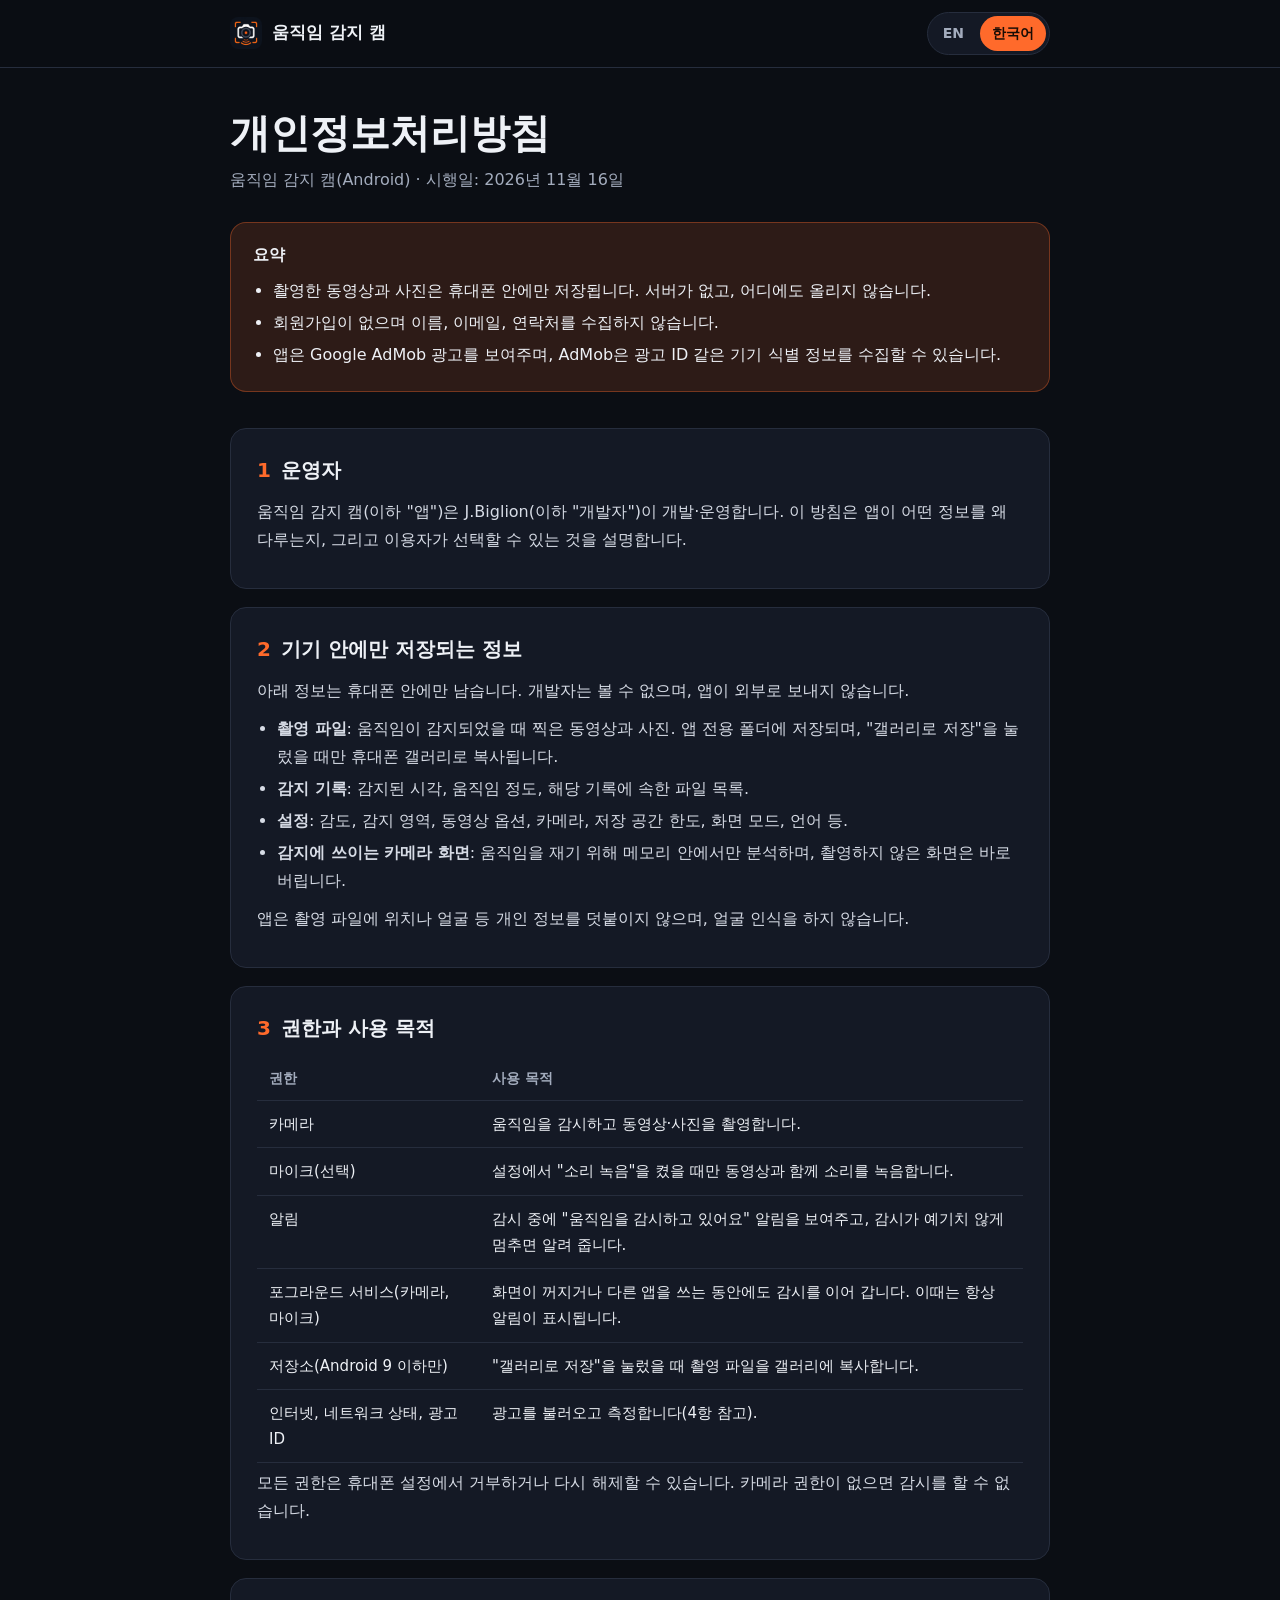
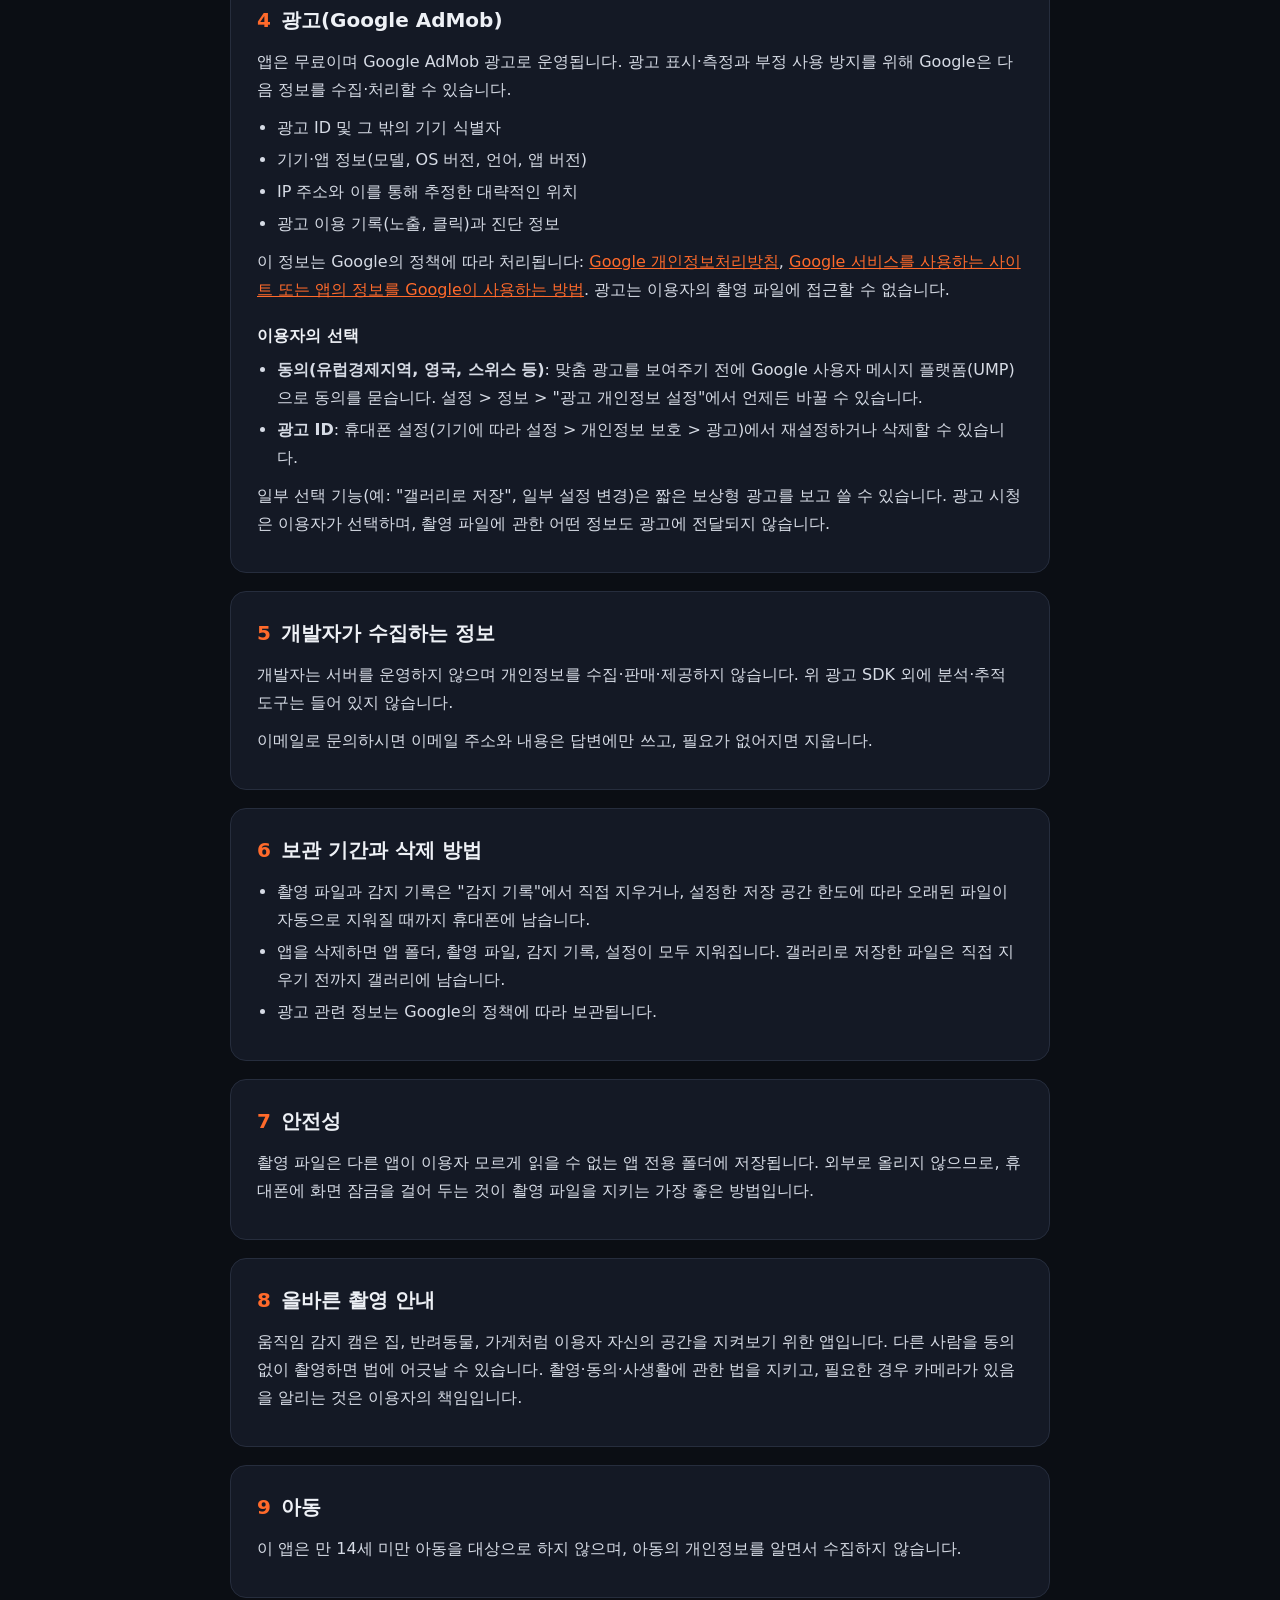
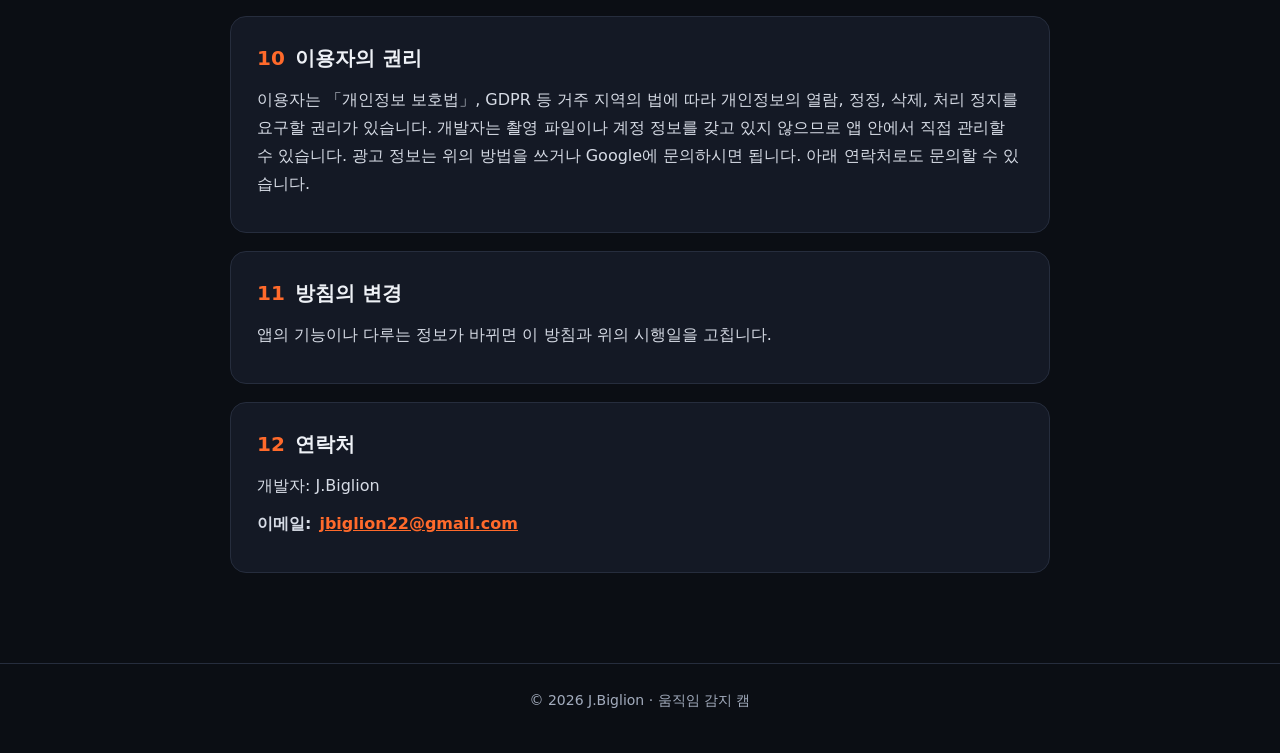
<file: privacy-policy-ko.html>
<!doctype html>
<html lang="ko" data-page="privacy" data-lang="ko">
<head>
  <meta charset="utf-8">
  <meta name="viewport" content="width=device-width, initial-scale=1">
  <title>개인정보처리방침 · 움직임 감지 캠</title>
  <meta name="description" content="움직임이 생기면 자동으로 녹화하는 안드로이드 앱, 움직임 감지 캠의 개인정보처리방침입니다.">
  <link rel="alternate" hreflang="en" href="privacy-policy.html">
  <link rel="alternate" hreflang="ko" href="privacy-policy-ko.html">
  <link rel="icon" type="image/png" href="icons/favicon-64.png">
  <script src="js/lang.js"></script>
  <link rel="stylesheet" href="css/policy.css">
</head>
<body>
  <header class="topbar">
    <div class="topbar-inner">
      <div class="brand"><img src="icons/app-icon-192.png" alt=""><span>움직임 감지 캠</span></div>
      <nav class="lang-switch" aria-label="언어">
        <a href="privacy-policy.html?lang=en" data-set-lang="en" lang="en">EN</a>
        <a href="privacy-policy-ko.html" data-set-lang="ko" aria-current="page" lang="ko">한국어</a>
      </nav>
    </div>
  </header>

  <main>
    <h1>개인정보처리방침</h1>
    <p class="meta">움직임 감지 캠(Android) · 시행일: 2026년 11월 16일</p>

    <div class="summary">
      <strong>요약</strong>
      <ul>
        <li>촬영한 동영상과 사진은 휴대폰 안에만 저장됩니다. 서버가 없고, 어디에도 올리지 않습니다.</li>
        <li>회원가입이 없으며 이름, 이메일, 연락처를 수집하지 않습니다.</li>
        <li>앱은 Google AdMob 광고를 보여주며, AdMob은 광고 ID 같은 기기 식별 정보를 수집할 수 있습니다.</li>
      </ul>
    </div>

    <section>
      <h2><span class="num">1</span>운영자</h2>
      <p>움직임 감지 캠(이하 "앱")은 J.Biglion(이하 "개발자")이 개발·운영합니다. 이 방침은 앱이 어떤 정보를 왜 다루는지, 그리고 이용자가 선택할 수 있는 것을 설명합니다.</p>
    </section>

    <section>
      <h2><span class="num">2</span>기기 안에만 저장되는 정보</h2>
      <p>아래 정보는 휴대폰 안에만 남습니다. 개발자는 볼 수 없으며, 앱이 외부로 보내지 않습니다.</p>
      <ul>
        <li><strong>촬영 파일</strong>: 움직임이 감지되었을 때 찍은 동영상과 사진. 앱 전용 폴더에 저장되며, "갤러리로 저장"을 눌렀을 때만 휴대폰 갤러리로 복사됩니다.</li>
        <li><strong>감지 기록</strong>: 감지된 시각, 움직임 정도, 해당 기록에 속한 파일 목록.</li>
        <li><strong>설정</strong>: 감도, 감지 영역, 동영상 옵션, 카메라, 저장 공간 한도, 화면 모드, 언어 등.</li>
        <li><strong>감지에 쓰이는 카메라 화면</strong>: 움직임을 재기 위해 메모리 안에서만 분석하며, 촬영하지 않은 화면은 바로 버립니다.</li>
      </ul>
      <p>앱은 촬영 파일에 위치나 얼굴 등 개인 정보를 덧붙이지 않으며, 얼굴 인식을 하지 않습니다.</p>
    </section>

    <section>
      <h2><span class="num">3</span>권한과 사용 목적</h2>
      <div class="table-wrap">
        <table>
          <thead><tr><th>권한</th><th>사용 목적</th></tr></thead>
          <tbody>
            <tr><td>카메라</td><td>움직임을 감시하고 동영상·사진을 촬영합니다.</td></tr>
            <tr><td>마이크(선택)</td><td>설정에서 "소리 녹음"을 켰을 때만 동영상과 함께 소리를 녹음합니다.</td></tr>
            <tr><td>알림</td><td>감시 중에 "움직임을 감시하고 있어요" 알림을 보여주고, 감시가 예기치 않게 멈추면 알려 줍니다.</td></tr>
            <tr><td>포그라운드 서비스(카메라, 마이크)</td><td>화면이 꺼지거나 다른 앱을 쓰는 동안에도 감시를 이어 갑니다. 이때는 항상 알림이 표시됩니다.</td></tr>
            <tr><td>저장소(Android 9 이하만)</td><td>"갤러리로 저장"을 눌렀을 때 촬영 파일을 갤러리에 복사합니다.</td></tr>
            <tr><td>인터넷, 네트워크 상태, 광고 ID</td><td>광고를 불러오고 측정합니다(4항 참고).</td></tr>
          </tbody>
        </table>
      </div>
      <p>모든 권한은 휴대폰 설정에서 거부하거나 다시 해제할 수 있습니다. 카메라 권한이 없으면 감시를 할 수 없습니다.</p>
    </section>

    <section>
      <h2><span class="num">4</span>광고(Google AdMob)</h2>
      <p>앱은 무료이며 Google AdMob 광고로 운영됩니다. 광고 표시·측정과 부정 사용 방지를 위해 Google은 다음 정보를 수집·처리할 수 있습니다.</p>
      <ul>
        <li>광고 ID 및 그 밖의 기기 식별자</li>
        <li>기기·앱 정보(모델, OS 버전, 언어, 앱 버전)</li>
        <li>IP 주소와 이를 통해 추정한 대략적인 위치</li>
        <li>광고 이용 기록(노출, 클릭)과 진단 정보</li>
      </ul>
      <p>이 정보는 Google의 정책에 따라 처리됩니다: <a href="https://policies.google.com/privacy?hl=ko" rel="noopener">Google 개인정보처리방침</a>, <a href="https://policies.google.com/technologies/partner-sites?hl=ko" rel="noopener">Google 서비스를 사용하는 사이트 또는 앱의 정보를 Google이 사용하는 방법</a>. 광고는 이용자의 촬영 파일에 접근할 수 없습니다.</p>
      <h3>이용자의 선택</h3>
      <ul>
        <li><strong>동의(유럽경제지역, 영국, 스위스 등)</strong>: 맞춤 광고를 보여주기 전에 Google 사용자 메시지 플랫폼(UMP)으로 동의를 묻습니다. 설정 &gt; 정보 &gt; "광고 개인정보 설정"에서 언제든 바꿀 수 있습니다.</li>
        <li><strong>광고 ID</strong>: 휴대폰 설정(기기에 따라 설정 &gt; 개인정보 보호 &gt; 광고)에서 재설정하거나 삭제할 수 있습니다.</li>
      </ul>
      <p>일부 선택 기능(예: "갤러리로 저장", 일부 설정 변경)은 짧은 보상형 광고를 보고 쓸 수 있습니다. 광고 시청은 이용자가 선택하며, 촬영 파일에 관한 어떤 정보도 광고에 전달되지 않습니다.</p>
    </section>

    <section>
      <h2><span class="num">5</span>개발자가 수집하는 정보</h2>
      <p>개발자는 서버를 운영하지 않으며 개인정보를 수집·판매·제공하지 않습니다. 위 광고 SDK 외에 분석·추적 도구는 들어 있지 않습니다.</p>
      <p>이메일로 문의하시면 이메일 주소와 내용은 답변에만 쓰고, 필요가 없어지면 지웁니다.</p>
    </section>

    <section>
      <h2><span class="num">6</span>보관 기간과 삭제 방법</h2>
      <ul>
        <li>촬영 파일과 감지 기록은 "감지 기록"에서 직접 지우거나, 설정한 저장 공간 한도에 따라 오래된 파일이 자동으로 지워질 때까지 휴대폰에 남습니다.</li>
        <li>앱을 삭제하면 앱 폴더, 촬영 파일, 감지 기록, 설정이 모두 지워집니다. 갤러리로 저장한 파일은 직접 지우기 전까지 갤러리에 남습니다.</li>
        <li>광고 관련 정보는 Google의 정책에 따라 보관됩니다.</li>
      </ul>
    </section>

    <section>
      <h2><span class="num">7</span>안전성</h2>
      <p>촬영 파일은 다른 앱이 이용자 모르게 읽을 수 없는 앱 전용 폴더에 저장됩니다. 외부로 올리지 않으므로, 휴대폰에 화면 잠금을 걸어 두는 것이 촬영 파일을 지키는 가장 좋은 방법입니다.</p>
    </section>

    <section>
      <h2><span class="num">8</span>올바른 촬영 안내</h2>
      <p>움직임 감지 캠은 집, 반려동물, 가게처럼 이용자 자신의 공간을 지켜보기 위한 앱입니다. 다른 사람을 동의 없이 촬영하면 법에 어긋날 수 있습니다. 촬영·동의·사생활에 관한 법을 지키고, 필요한 경우 카메라가 있음을 알리는 것은 이용자의 책임입니다.</p>
    </section>

    <section>
      <h2><span class="num">9</span>아동</h2>
      <p>이 앱은 만 14세 미만 아동을 대상으로 하지 않으며, 아동의 개인정보를 알면서 수집하지 않습니다.</p>
    </section>

    <section>
      <h2><span class="num">10</span>이용자의 권리</h2>
      <p>이용자는 「개인정보 보호법」, GDPR 등 거주 지역의 법에 따라 개인정보의 열람, 정정, 삭제, 처리 정지를 요구할 권리가 있습니다. 개발자는 촬영 파일이나 계정 정보를 갖고 있지 않으므로 앱 안에서 직접 관리할 수 있습니다. 광고 정보는 위의 방법을 쓰거나 Google에 문의하시면 됩니다. 아래 연락처로도 문의할 수 있습니다.</p>
    </section>

    <section>
      <h2><span class="num">11</span>방침의 변경</h2>
      <p>앱의 기능이나 다루는 정보가 바뀌면 이 방침과 위의 시행일을 고칩니다.</p>
    </section>

    <section>
      <h2><span class="num">12</span>연락처</h2>
      <p>개발자: J.Biglion</p>
      <p class="contact">이메일: <a href="mailto:jbiglion22@gmail.com">jbiglion22@gmail.com</a></p>
    </section>
  </main>

  <footer>© 2026 J.Biglion · 움직임 감지 캠</footer>
</body>
</html>
</file>
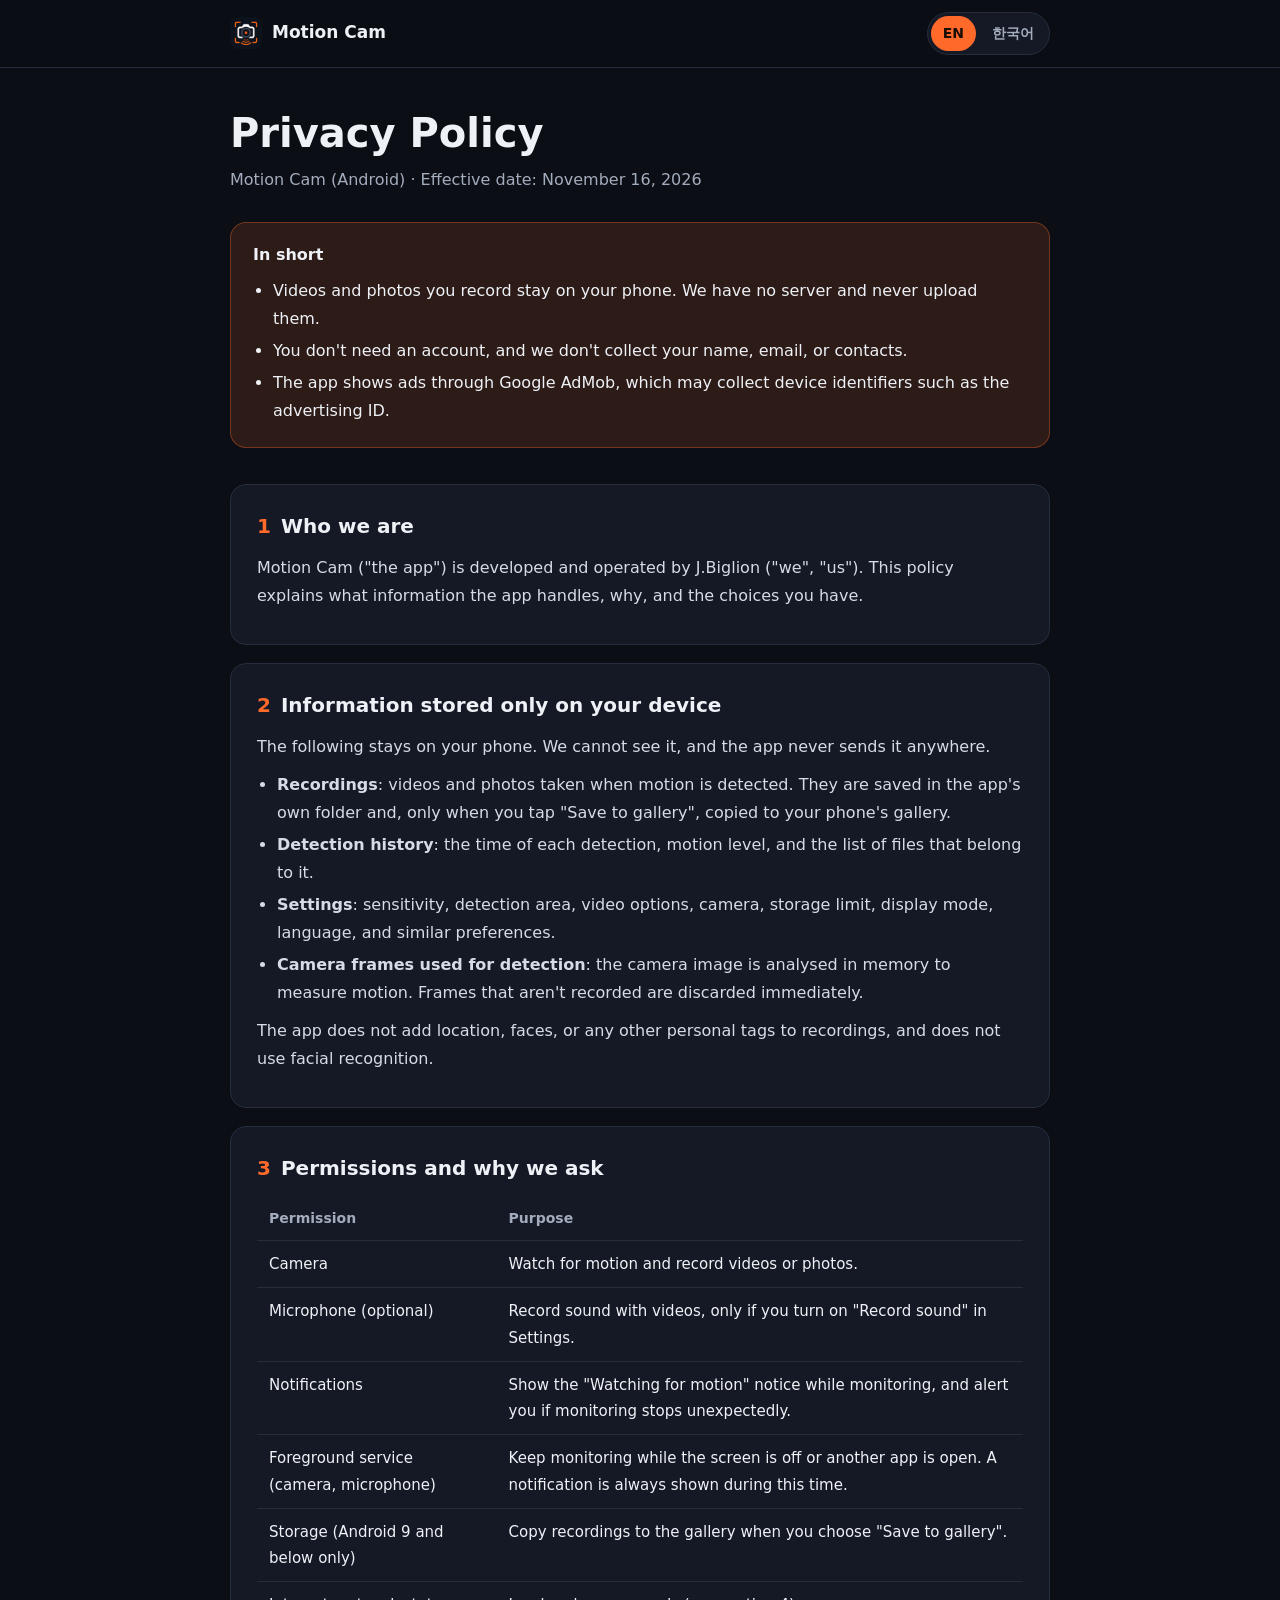
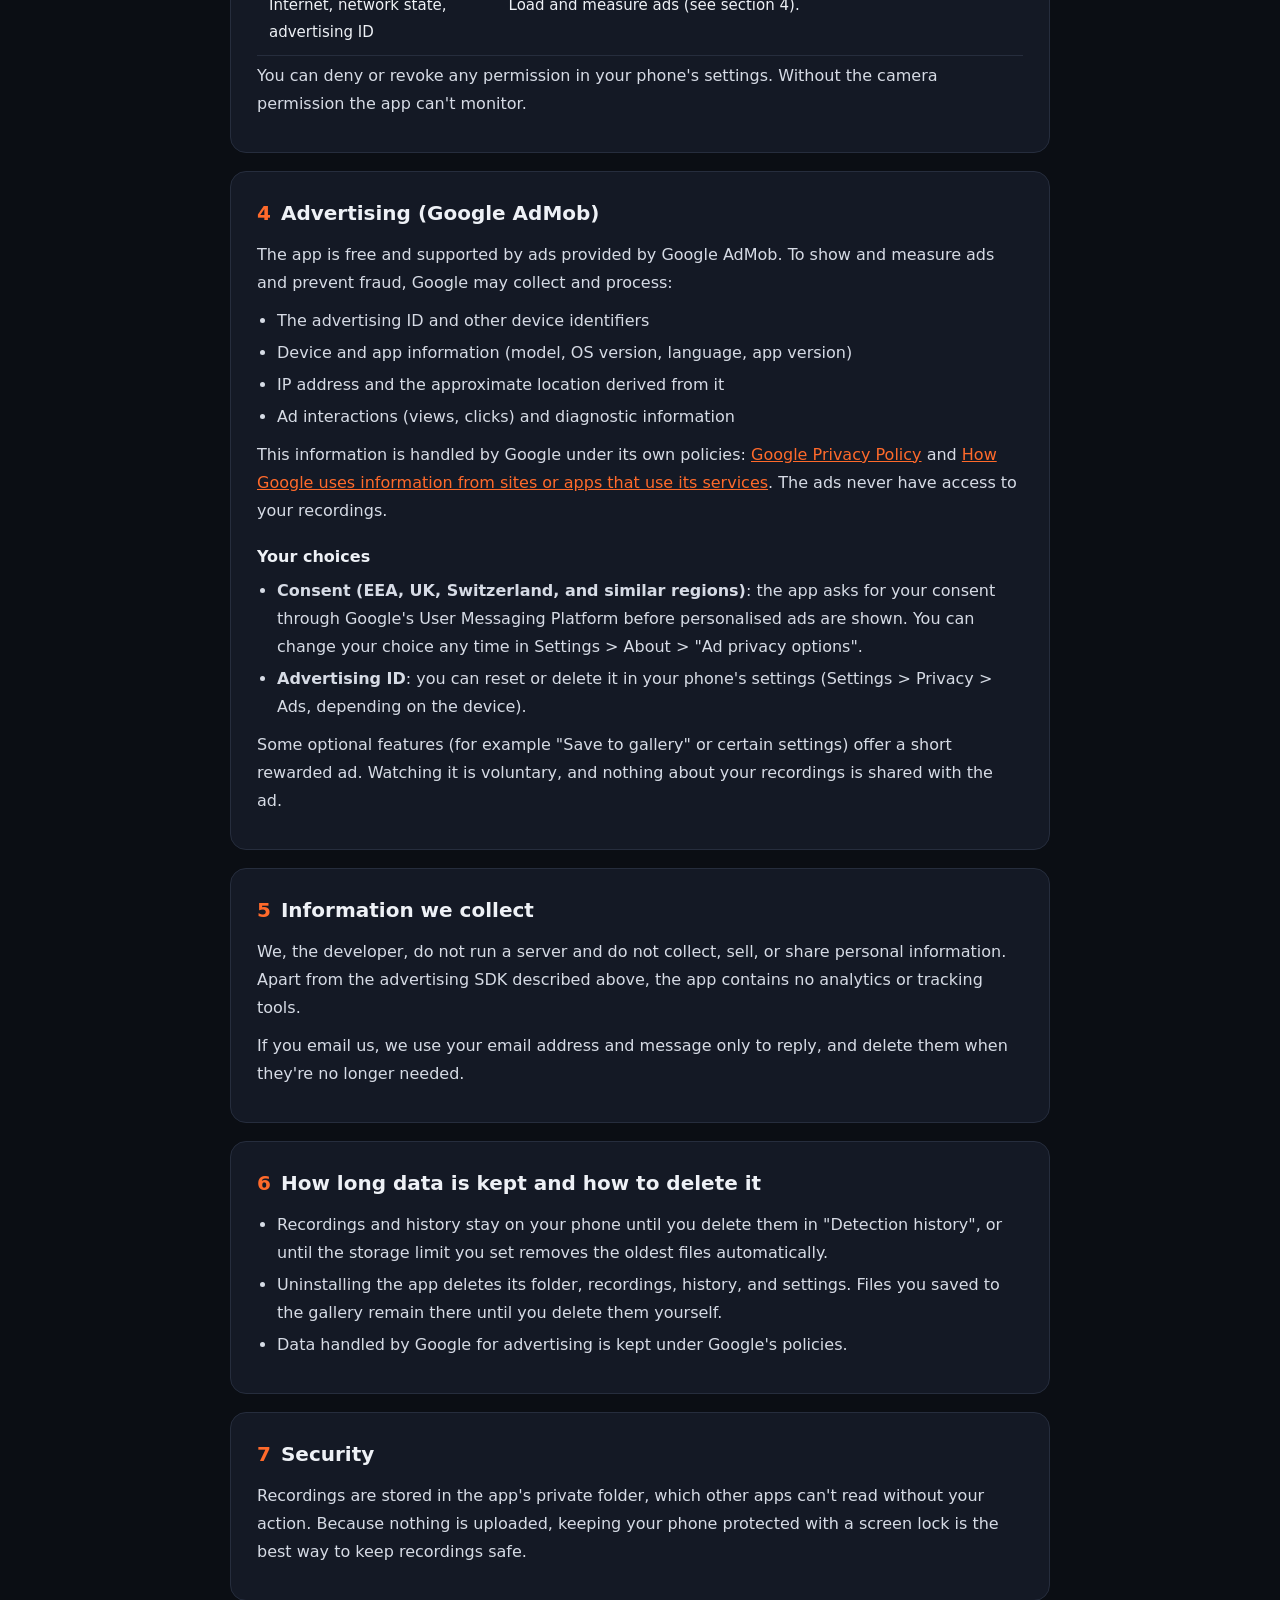
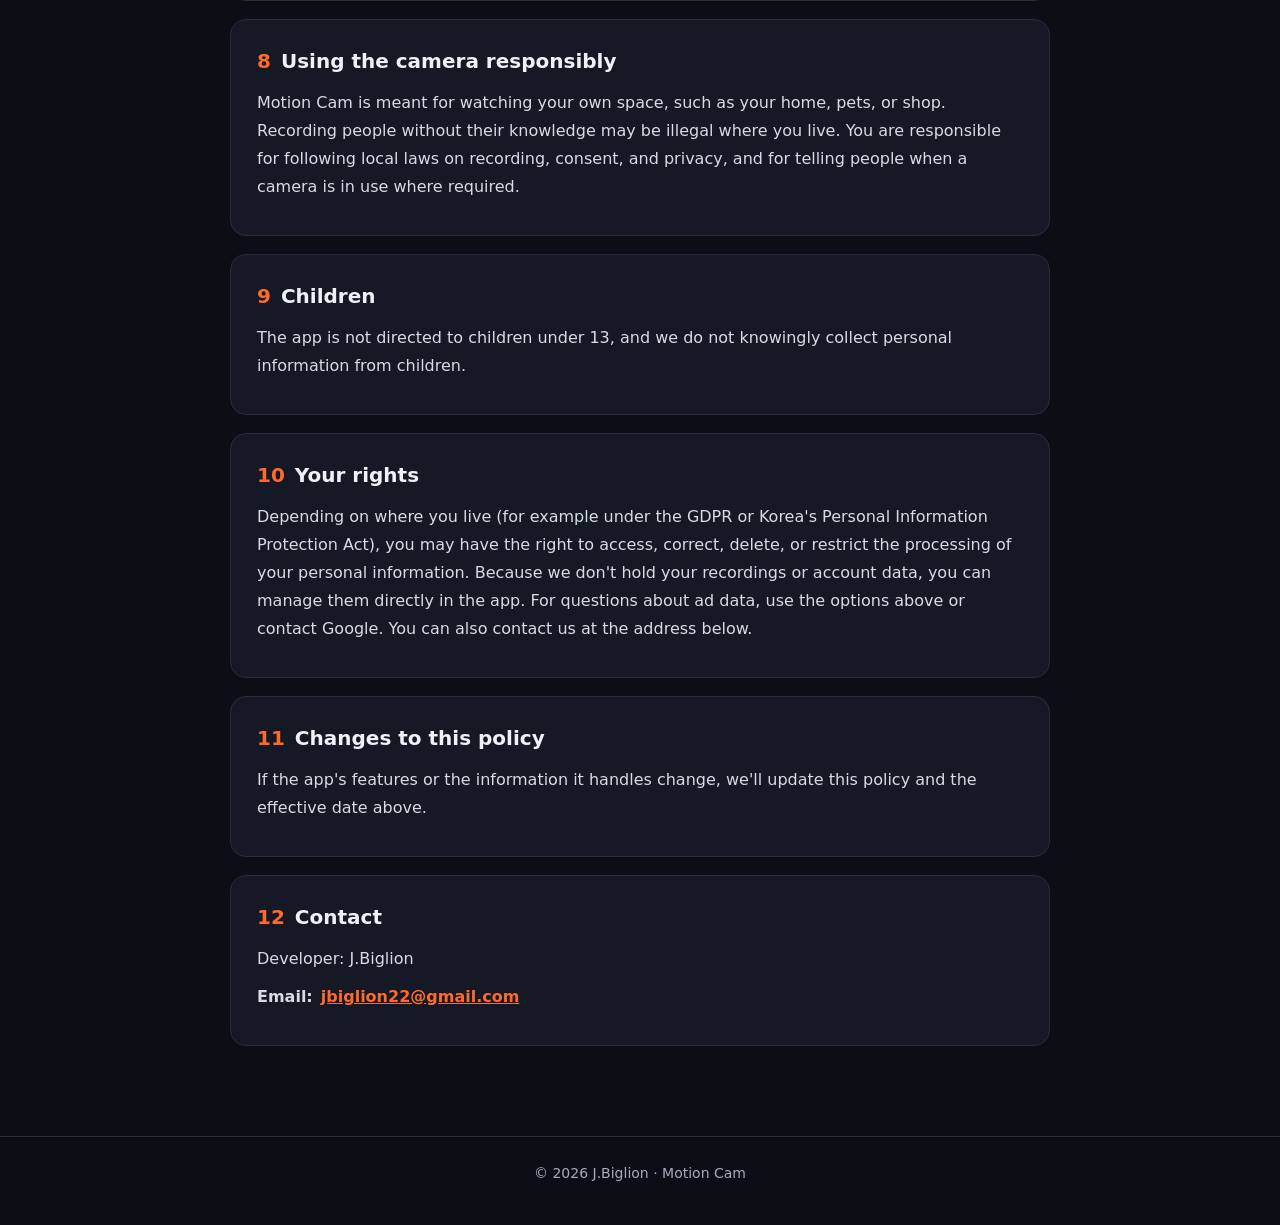
<file: privacy-policy.html>
<!doctype html>
<html lang="en" data-page="privacy" data-lang="en">
<head>
  <meta charset="utf-8">
  <meta name="viewport" content="width=device-width, initial-scale=1">
  <title>Privacy Policy · Motion Cam</title>
  <meta name="description" content="Privacy policy for Motion Cam, the Android app that records automatically when it detects motion.">
  <link rel="alternate" hreflang="en" href="privacy-policy.html">
  <link rel="alternate" hreflang="ko" href="privacy-policy-ko.html">
  <link rel="icon" type="image/png" href="icons/favicon-64.png">
  <script src="js/lang.js"></script>
  <link rel="stylesheet" href="css/policy.css">
</head>
<body>
  <header class="topbar">
    <div class="topbar-inner">
      <div class="brand"><img src="icons/app-icon-192.png" alt=""><span>Motion Cam</span></div>
      <nav class="lang-switch" aria-label="Language">
        <a href="privacy-policy.html?lang=en" data-set-lang="en" aria-current="page" lang="en">EN</a>
        <a href="privacy-policy-ko.html" data-set-lang="ko" lang="ko">한국어</a>
      </nav>
    </div>
  </header>

  <main>
    <h1>Privacy Policy</h1>
    <p class="meta">Motion Cam (Android) · Effective date: November 16, 2026</p>

    <div class="summary">
      <strong>In short</strong>
      <ul>
        <li>Videos and photos you record stay on your phone. We have no server and never upload them.</li>
        <li>You don't need an account, and we don't collect your name, email, or contacts.</li>
        <li>The app shows ads through Google AdMob, which may collect device identifiers such as the advertising ID.</li>
      </ul>
    </div>

    <section>
      <h2><span class="num">1</span>Who we are</h2>
      <p>Motion Cam ("the app") is developed and operated by J.Biglion ("we", "us"). This policy explains what information the app handles, why, and the choices you have.</p>
    </section>

    <section>
      <h2><span class="num">2</span>Information stored only on your device</h2>
      <p>The following stays on your phone. We cannot see it, and the app never sends it anywhere.</p>
      <ul>
        <li><strong>Recordings</strong>: videos and photos taken when motion is detected. They are saved in the app's own folder and, only when you tap "Save to gallery", copied to your phone's gallery.</li>
        <li><strong>Detection history</strong>: the time of each detection, motion level, and the list of files that belong to it.</li>
        <li><strong>Settings</strong>: sensitivity, detection area, video options, camera, storage limit, display mode, language, and similar preferences.</li>
        <li><strong>Camera frames used for detection</strong>: the camera image is analysed in memory to measure motion. Frames that aren't recorded are discarded immediately.</li>
      </ul>
      <p>The app does not add location, faces, or any other personal tags to recordings, and does not use facial recognition.</p>
    </section>

    <section>
      <h2><span class="num">3</span>Permissions and why we ask</h2>
      <div class="table-wrap">
        <table>
          <thead><tr><th>Permission</th><th>Purpose</th></tr></thead>
          <tbody>
            <tr><td>Camera</td><td>Watch for motion and record videos or photos.</td></tr>
            <tr><td>Microphone (optional)</td><td>Record sound with videos, only if you turn on "Record sound" in Settings.</td></tr>
            <tr><td>Notifications</td><td>Show the "Watching for motion" notice while monitoring, and alert you if monitoring stops unexpectedly.</td></tr>
            <tr><td>Foreground service (camera, microphone)</td><td>Keep monitoring while the screen is off or another app is open. A notification is always shown during this time.</td></tr>
            <tr><td>Storage (Android 9 and below only)</td><td>Copy recordings to the gallery when you choose "Save to gallery".</td></tr>
            <tr><td>Internet, network state, advertising ID</td><td>Load and measure ads (see section 4).</td></tr>
          </tbody>
        </table>
      </div>
      <p>You can deny or revoke any permission in your phone's settings. Without the camera permission the app can't monitor.</p>
    </section>

    <section>
      <h2><span class="num">4</span>Advertising (Google AdMob)</h2>
      <p>The app is free and supported by ads provided by Google AdMob. To show and measure ads and prevent fraud, Google may collect and process:</p>
      <ul>
        <li>The advertising ID and other device identifiers</li>
        <li>Device and app information (model, OS version, language, app version)</li>
        <li>IP address and the approximate location derived from it</li>
        <li>Ad interactions (views, clicks) and diagnostic information</li>
      </ul>
      <p>This information is handled by Google under its own policies: <a href="https://policies.google.com/privacy" rel="noopener">Google Privacy Policy</a> and <a href="https://policies.google.com/technologies/partner-sites" rel="noopener">How Google uses information from sites or apps that use its services</a>. The ads never have access to your recordings.</p>
      <h3>Your choices</h3>
      <ul>
        <li><strong>Consent (EEA, UK, Switzerland, and similar regions)</strong>: the app asks for your consent through Google's User Messaging Platform before personalised ads are shown. You can change your choice any time in Settings &gt; About &gt; "Ad privacy options".</li>
        <li><strong>Advertising ID</strong>: you can reset or delete it in your phone's settings (Settings &gt; Privacy &gt; Ads, depending on the device).</li>
      </ul>
      <p>Some optional features (for example "Save to gallery" or certain settings) offer a short rewarded ad. Watching it is voluntary, and nothing about your recordings is shared with the ad.</p>
    </section>

    <section>
      <h2><span class="num">5</span>Information we collect</h2>
      <p>We, the developer, do not run a server and do not collect, sell, or share personal information. Apart from the advertising SDK described above, the app contains no analytics or tracking tools.</p>
      <p>If you email us, we use your email address and message only to reply, and delete them when they're no longer needed.</p>
    </section>

    <section>
      <h2><span class="num">6</span>How long data is kept and how to delete it</h2>
      <ul>
        <li>Recordings and history stay on your phone until you delete them in "Detection history", or until the storage limit you set removes the oldest files automatically.</li>
        <li>Uninstalling the app deletes its folder, recordings, history, and settings. Files you saved to the gallery remain there until you delete them yourself.</li>
        <li>Data handled by Google for advertising is kept under Google's policies.</li>
      </ul>
    </section>

    <section>
      <h2><span class="num">7</span>Security</h2>
      <p>Recordings are stored in the app's private folder, which other apps can't read without your action. Because nothing is uploaded, keeping your phone protected with a screen lock is the best way to keep recordings safe.</p>
    </section>

    <section>
      <h2><span class="num">8</span>Using the camera responsibly</h2>
      <p>Motion Cam is meant for watching your own space, such as your home, pets, or shop. Recording people without their knowledge may be illegal where you live. You are responsible for following local laws on recording, consent, and privacy, and for telling people when a camera is in use where required.</p>
    </section>

    <section>
      <h2><span class="num">9</span>Children</h2>
      <p>The app is not directed to children under 13, and we do not knowingly collect personal information from children.</p>
    </section>

    <section>
      <h2><span class="num">10</span>Your rights</h2>
      <p>Depending on where you live (for example under the GDPR or Korea's Personal Information Protection Act), you may have the right to access, correct, delete, or restrict the processing of your personal information. Because we don't hold your recordings or account data, you can manage them directly in the app. For questions about ad data, use the options above or contact Google. You can also contact us at the address below.</p>
    </section>

    <section>
      <h2><span class="num">11</span>Changes to this policy</h2>
      <p>If the app's features or the information it handles change, we'll update this policy and the effective date above.</p>
    </section>

    <section>
      <h2><span class="num">12</span>Contact</h2>
      <p>Developer: J.Biglion</p>
      <p class="contact">Email: <a href="mailto:jbiglion22@gmail.com">jbiglion22@gmail.com</a></p>
    </section>
  </main>

  <footer>© 2026 J.Biglion · Motion Cam</footer>
</body>
</html>
</file>
<file: css/style.css>
/* Motion Cam — homepage */
:root {
  --bg: #0a0d13;
  --bg-2: #0f131c;
  --surface: #151a25;
  --surface-2: #1b2130;
  --line: #262d3d;
  --text: #f1f3f8;
  --muted: #a3acbd;
  --dim: #6f7889;
  --accent: #ff6a2b;
  --accent-2: #ffb347;
  --rec: #ff4d4d;
  --green: #3ddc84;
  --blue: #8ab4ff;
  --radius: 22px;
  --max: 1160px;
  --shadow: 0 30px 80px -30px rgba(0, 0, 0, 0.8);
}

* { box-sizing: border-box; }
html { scroll-behavior: smooth; -webkit-text-size-adjust: 100%; }
body {
  margin: 0;
  background: var(--bg);
  color: var(--text);
  font-family: "Pretendard", "Apple SD Gothic Neo", "Noto Sans KR", system-ui, -apple-system, "Segoe UI", Roboto, sans-serif;
  font-size: 17px;
  line-height: 1.65;
  overflow-x: hidden;
}
img { max-width: 100%; display: block; }
a { color: inherit; }
.container { max-width: var(--max); margin: 0 auto; padding: 0 24px; }
h1, h2, h3 { text-wrap: balance; word-break: keep-all; }
p { word-break: keep-all; }
.sr-only { position: absolute; width: 1px; height: 1px; overflow: hidden; clip: rect(0 0 0 0); white-space: nowrap; }
.accent { color: var(--accent); }
.grad {
  background: linear-gradient(92deg, var(--accent) 0%, var(--accent-2) 100%);
  -webkit-background-clip: text;
  background-clip: text;
  color: transparent;
}

/* ---------- Header ---------- */
.site-header {
  position: sticky;
  top: 0;
  z-index: 50;
  background: rgba(10, 13, 19, 0.78);
  backdrop-filter: blur(14px);
  -webkit-backdrop-filter: blur(14px);
  border-bottom: 1px solid rgba(255, 255, 255, 0.06);
}
.header-inner { height: 68px; display: flex; align-items: center; gap: 24px; }
.brand { display: flex; align-items: center; gap: 10px; text-decoration: none; font-weight: 800; font-size: 18px; letter-spacing: -0.01em; white-space: nowrap; }
.brand img { width: 36px; height: 36px; border-radius: 10px; }
.nav { display: flex; gap: 26px; margin-left: 12px; }
.nav a { color: var(--muted); text-decoration: none; font-size: 15px; font-weight: 600; }
.nav a:hover { color: var(--text); }
.header-actions { margin-left: auto; display: flex; align-items: center; gap: 12px; }
.lang-switch { display: flex; background: var(--surface); border: 1px solid var(--line); border-radius: 999px; padding: 3px; }
.lang-switch a { color: var(--muted); text-decoration: none; font-size: 13px; font-weight: 700; padding: 5px 11px; border-radius: 999px; }
.lang-switch a[aria-current="page"] { background: var(--text); color: var(--bg); }

/* ---------- Buttons ---------- */
.btn {
  display: inline-flex; align-items: center; justify-content: center; gap: 10px;
  border-radius: 14px; font-weight: 700; text-decoration: none; white-space: nowrap;
  transition: transform 0.15s ease, box-shadow 0.15s ease, background 0.15s ease;
}
.btn:active { transform: translateY(1px); }
.btn-small { padding: 9px 16px; font-size: 14px; background: var(--accent); color: #1c0c03; }
.btn-small:hover { box-shadow: 0 8px 24px -8px rgba(255, 106, 43, 0.8); }
.btn-play {
  padding: 12px 22px 12px 18px; background: #fff; color: #0b0d12; min-height: 60px;
  box-shadow: 0 16px 40px -18px rgba(255, 106, 43, 0.9);
}
.btn-play:hover { transform: translateY(-2px); }
.btn-play svg { width: 28px; height: 28px; flex: none; }
.btn-play .label { display: flex; flex-direction: column; line-height: 1.15; text-align: left; }
.btn-play .label small { font-size: 12px; font-weight: 600; color: #4b5262; }
.btn-play .label strong { font-size: 19px; letter-spacing: -0.01em; }
.btn-ghost { padding: 15px 22px; color: var(--text); border: 1px solid var(--line); background: rgba(255, 255, 255, 0.03); font-size: 16px; }
.btn-ghost:hover { border-color: #3a4357; background: rgba(255, 255, 255, 0.06); }

/* ---------- Hero ---------- */
.hero { position: relative; padding: 72px 0 96px; overflow: hidden; }
.hero::before {
  content: ""; position: absolute; inset: -20% -10% auto auto; width: 820px; height: 820px;
  background: radial-gradient(closest-side, rgba(255, 106, 43, 0.28), rgba(255, 106, 43, 0) 70%);
  pointer-events: none;
}
.hero::after {
  content: ""; position: absolute; inset: 0;
  background-image: linear-gradient(rgba(255,255,255,0.035) 1px, transparent 1px), linear-gradient(90deg, rgba(255,255,255,0.035) 1px, transparent 1px);
  background-size: 48px 48px;
  mask-image: radial-gradient(ellipse at 30% 30%, #000 0%, transparent 70%);
  -webkit-mask-image: radial-gradient(ellipse at 30% 30%, #000 0%, transparent 70%);
  pointer-events: none;
}
.hero-grid { position: relative; z-index: 1; display: grid; grid-template-columns: 1.1fr 0.9fr; gap: 48px; align-items: center; }
.eyebrow {
  display: inline-flex; align-items: center; gap: 8px; padding: 7px 14px; border-radius: 999px;
  background: rgba(255, 106, 43, 0.12); border: 1px solid rgba(255, 106, 43, 0.35); color: #ffc3a6;
  font-size: 14px; font-weight: 700;
}
.eyebrow .dot { width: 8px; height: 8px; border-radius: 50%; background: var(--rec); box-shadow: 0 0 0 0 rgba(255, 77, 77, 0.7); animation: ping 1.6s infinite; }
@keyframes ping { 0% { box-shadow: 0 0 0 0 rgba(255,77,77,.7); } 80%,100% { box-shadow: 0 0 0 10px rgba(255,77,77,0); } }
.hero h1 { font-size: clamp(38px, 5.6vw, 66px); line-height: 1.08; letter-spacing: -0.035em; margin: 22px 0 20px; font-weight: 850; }
.hero .lead { font-size: clamp(17px, 1.6vw, 20px); color: var(--muted); max-width: 560px; margin: 0 0 32px; }
.cta-row { display: flex; flex-wrap: wrap; gap: 14px; align-items: center; }
.trust { display: flex; flex-wrap: wrap; gap: 10px 22px; margin: 28px 0 0; padding: 0; list-style: none; color: var(--muted); font-size: 15px; }
.trust li { display: flex; align-items: center; gap: 8px; }
.trust svg { width: 18px; height: 18px; color: var(--green); flex: none; }

/* Phone mockup */
.phone {
  position: relative; width: 300px; aspect-ratio: 540 / 1145; border-radius: 44px; padding: 10px;
  background: linear-gradient(145deg, #3a3f4b, #11141b 40%, #2b303b);
  box-shadow: var(--shadow), inset 0 0 0 1px rgba(255, 255, 255, 0.08);
}
.phone::before { content: ""; position: absolute; top: 18px; left: 50%; width: 12px; height: 12px; margin-left: -6px; border-radius: 50%; background: #05070a; z-index: 2; box-shadow: inset 0 0 0 2px #1a1e27; }
.phone img { width: 100%; height: 100%; object-fit: cover; object-position: top; border-radius: 35px; background: #000; }
.hero-visual { position: relative; display: flex; justify-content: center; }
.hero-visual .phone { width: min(330px, 78vw); transform: rotate(3deg); }
.float-card {
  position: absolute; display: flex; align-items: center; gap: 10px; padding: 12px 16px; border-radius: 16px;
  background: rgba(21, 26, 37, 0.92); border: 1px solid var(--line); box-shadow: var(--shadow); font-size: 14px; font-weight: 700;
  backdrop-filter: blur(8px); -webkit-backdrop-filter: blur(8px); white-space: nowrap;
  animation: bob 5s ease-in-out infinite;
}
.float-card .muted { color: var(--muted); font-weight: 600; }
.float-card.rec { top: 12%; left: -4%; }
.float-card.rec .dot { width: 10px; height: 10px; border-radius: 50%; background: var(--rec); animation: blink 1s infinite alternate; }
.float-card.level { bottom: 22%; right: -6%; flex-direction: column; align-items: flex-start; gap: 6px; animation-delay: -2s; }
.float-card.level .bar { width: 150px; height: 6px; border-radius: 6px; background: #2b3242; overflow: hidden; }
.float-card.level .bar span { display: block; height: 100%; width: 83%; background: linear-gradient(90deg, var(--accent-2), var(--accent)); }
.float-card.saved { bottom: 6%; left: 0; animation-delay: -3.5s; }
.float-card.saved svg { width: 20px; height: 20px; color: var(--green); }
@keyframes blink { from { opacity: 1; } to { opacity: 0.3; } }
@keyframes bob { 0%,100% { transform: translateY(0); } 50% { transform: translateY(-8px); } }

/* ---------- Sections ---------- */
section { position: relative; }
.section { padding: 96px 0; }
.section.alt { background: var(--bg-2); border-top: 1px solid rgba(255,255,255,0.04); border-bottom: 1px solid rgba(255,255,255,0.04); }
.section-head { text-align: center; max-width: 720px; margin: 0 auto 56px; }
.kicker { color: var(--accent); font-weight: 800; font-size: 14px; letter-spacing: 0.08em; text-transform: uppercase; margin: 0 0 10px; }
.section-head h2 { font-size: clamp(30px, 4vw, 46px); line-height: 1.15; letter-spacing: -0.03em; margin: 0 0 14px; }
.section-head p { color: var(--muted); margin: 0; font-size: 18px; }

/* Steps */
.steps { display: grid; grid-template-columns: repeat(3, 1fr); gap: 20px; counter-reset: step; }
.step { background: var(--surface); border: 1px solid var(--line); border-radius: var(--radius); padding: 30px 28px; position: relative; overflow: hidden; }
.step::before {
  counter-increment: step; content: counter(step);
  position: absolute; right: 18px; top: -10px; font-size: 110px; font-weight: 900; color: rgba(255,255,255,0.04); line-height: 1;
}
.step .icon { width: 52px; height: 52px; border-radius: 16px; display: grid; place-items: center; background: rgba(255,106,43,0.14); color: var(--accent); margin-bottom: 18px; }
.step .icon svg { width: 26px; height: 26px; }
.step h3 { margin: 0 0 8px; font-size: 21px; letter-spacing: -0.01em; }
.step p { margin: 0; color: var(--muted); font-size: 16px; }

/* Features */
.features { display: grid; grid-template-columns: repeat(4, 1fr); gap: 18px; }
.feature { background: var(--surface); border: 1px solid var(--line); border-radius: var(--radius); padding: 26px 24px; transition: transform 0.2s ease, border-color 0.2s ease; }
.feature:hover { transform: translateY(-4px); border-color: #3a4357; }
.feature .icon { width: 46px; height: 46px; border-radius: 14px; display: grid; place-items: center; margin-bottom: 16px; }
.feature .icon svg { width: 24px; height: 24px; }
.feature h3 { margin: 0 0 6px; font-size: 18px; letter-spacing: -0.01em; }
.feature p { margin: 0; color: var(--muted); font-size: 15px; line-height: 1.6; }
.i-orange { background: rgba(255,106,43,0.14); color: var(--accent); }
.i-red { background: rgba(255,77,77,0.14); color: var(--rec); }
.i-blue { background: rgba(138,180,255,0.14); color: var(--blue); }
.i-green { background: rgba(61,220,132,0.13); color: var(--green); }
.i-amber { background: rgba(255,179,71,0.14); color: var(--accent-2); }

/* Screens */
.screens { display: flex; gap: 28px; overflow-x: auto; scroll-snap-type: x mandatory; padding: 8px 24px 28px; margin: 0 -24px; scrollbar-width: none; }
.screens::-webkit-scrollbar { display: none; }
.screen { flex: 0 0 auto; scroll-snap-align: center; text-align: center; margin: 0; }
.screen .phone { width: 250px; margin: 0 auto 18px; }
.screen h3 { margin: 0 0 4px; font-size: 18px; }
.screen p { margin: 0 auto; color: var(--muted); font-size: 15px; max-width: 250px; }
.screens-wrap { display: flex; justify-content: center; }

/* Use cases */
.uses { display: grid; grid-template-columns: repeat(4, 1fr); gap: 18px; }
.use { border-radius: var(--radius); padding: 26px 24px; background: linear-gradient(160deg, var(--surface-2), var(--surface)); border: 1px solid var(--line); }
.use .emoji { width: 50px; height: 50px; border-radius: 50%; display: grid; place-items: center; background: rgba(255,255,255,0.06); margin-bottom: 14px; }
.use .emoji svg { width: 26px; height: 26px; color: var(--accent-2); }
.use h3 { margin: 0 0 6px; font-size: 18px; }
.use p { margin: 0; color: var(--muted); font-size: 15px; }

/* Privacy band */
.privacy-band { display: grid; grid-template-columns: 0.9fr 1.1fr; gap: 48px; align-items: center; background: linear-gradient(135deg, rgba(255,106,43,0.16), rgba(255,106,43,0.03) 60%), var(--surface); border: 1px solid rgba(255,106,43,0.3); border-radius: 32px; padding: 56px; }
.privacy-band h2 { font-size: clamp(28px, 3.6vw, 42px); line-height: 1.15; letter-spacing: -0.03em; margin: 0 0 14px; }
.privacy-band > div > p { color: var(--muted); margin: 0; }
.privacy-points { display: grid; gap: 14px; margin: 0; padding: 0; list-style: none; }
.privacy-points li { display: flex; gap: 14px; align-items: flex-start; background: rgba(10,13,19,0.55); border: 1px solid var(--line); border-radius: 16px; padding: 16px 18px; }
.privacy-points svg { width: 24px; height: 24px; color: var(--green); flex: none; margin-top: 2px; }
.privacy-points strong { display: block; font-size: 16px; }
.privacy-points span { color: var(--muted); font-size: 15px; }

/* FAQ */
.faq { max-width: 820px; margin: 0 auto; display: grid; gap: 12px; }
.faq details { background: var(--surface); border: 1px solid var(--line); border-radius: 18px; padding: 4px 22px; }
.faq summary { cursor: pointer; list-style: none; padding: 16px 32px 16px 0; font-weight: 700; font-size: 17px; position: relative; }
.faq summary::-webkit-details-marker { display: none; }
.faq summary::after { content: "+"; position: absolute; right: 0; top: 12px; font-size: 24px; color: var(--accent); transition: transform 0.2s ease; }
.faq details[open] summary::after { transform: rotate(45deg); }
.faq details p { margin: 0 0 18px; color: var(--muted); font-size: 16px; }

/* Final CTA */
.final { text-align: center; padding: 104px 0 112px; position: relative; overflow: hidden; }
.final::before { content: ""; position: absolute; left: 50%; top: 40%; width: 900px; height: 900px; transform: translate(-50%, -50%); background: radial-gradient(closest-side, rgba(255,106,43,0.25), rgba(255,106,43,0) 70%); pointer-events: none; }
.final .container { position: relative; }
.final img.app-icon { width: 96px; height: 96px; border-radius: 26px; margin: 0 auto 22px; box-shadow: 0 20px 60px -20px rgba(255,106,43,0.8); }
.final h2 { font-size: clamp(32px, 4.6vw, 54px); line-height: 1.12; letter-spacing: -0.035em; margin: 0 0 14px; }
.final p { color: var(--muted); margin: 0 0 30px; font-size: 18px; }

/* Footer */
.site-footer { border-top: 1px solid var(--line); padding: 32px 0 44px; color: var(--dim); font-size: 14px; }
.footer-inner { display: flex; flex-wrap: wrap; gap: 14px 28px; align-items: center; justify-content: space-between; }
.site-footer a { color: var(--muted); text-decoration: none; }
.site-footer a:hover { color: var(--text); }

/* Reveal on scroll */
.reveal { opacity: 0; transform: translateY(24px); transition: opacity 0.7s ease, transform 0.7s ease; }
.reveal.visible { opacity: 1; transform: none; }
@media (prefers-reduced-motion: reduce) {
  .reveal { opacity: 1; transform: none; transition: none; }
  .float-card, .eyebrow .dot, .float-card.rec .dot { animation: none; }
  html { scroll-behavior: auto; }
}

/* ---------- Responsive ---------- */
@media (max-width: 1024px) {
  .features, .uses { grid-template-columns: repeat(2, 1fr); }
  .nav { display: none; }
}
@media (max-width: 860px) {
  .hero { padding: 40px 0 72px; }
  .hero-grid { grid-template-columns: 1fr; gap: 56px; text-align: center; }
  .hero .lead { margin-left: auto; margin-right: auto; }
  .cta-row, .trust { justify-content: center; }
  .steps { grid-template-columns: 1fr; }
  .privacy-band { grid-template-columns: 1fr; padding: 36px 26px; gap: 28px; }
  .section { padding: 72px 0; }
  .float-card.rec { left: 0; }
  .float-card.level { right: 0; }
}
@media (max-width: 560px) {
  body { font-size: 16px; }
  .container { padding: 0 18px; }
  .header-inner { height: 60px; gap: 12px; }
  .brand span { display: none; }
  .btn-small { padding: 8px 13px; font-size: 13px; }
  .features, .uses { grid-template-columns: 1fr; }
  .section-head { margin-bottom: 40px; }
  .section-head p { font-size: 16px; }
  .float-card { font-size: 12px; padding: 9px 12px; }
  .float-card.level .bar { width: 110px; }
  /* 좁은 화면에서는 폰 화면 속 글자를 가리지 않도록 녹화 카드를 숨기고 나머지는 폰 밖으로 */
  .float-card.rec { display: none; }
  .float-card.level { bottom: auto; top: 30%; right: -2px; }
  .float-card.saved { bottom: -18px; left: 50%; transform: translateX(-50%); animation: none; }
  .hero-visual .phone { transform: none; }
  .screens { margin: 0 -18px; padding: 8px 18px 24px; }
  .screen .phone { width: 220px; }
  .btn-play, .btn-ghost { width: 100%; }
}
</file>
<file: css/policy.css>
/* Motion Cam — privacy policy pages */
:root {
  --bg: #0b0e14;
  --surface: #141925;
  --line: #262d3d;
  --text: #eef1f6;
  --muted: #a3acbd;
  --accent: #ff6a2b;
  --accent-soft: rgba(255, 106, 43, 0.14);
  --radius: 16px;
}

* { box-sizing: border-box; }

html { -webkit-text-size-adjust: 100%; }

body {
  margin: 0;
  background: var(--bg);
  color: var(--text);
  font-family: "Pretendard", "Apple SD Gothic Neo", "Noto Sans KR", system-ui, -apple-system, "Segoe UI", Roboto, sans-serif;
  line-height: 1.75;
  font-size: 16px;
}

a { color: var(--accent); }

.topbar {
  position: sticky;
  top: 0;
  z-index: 10;
  background: rgba(11, 14, 20, 0.88);
  backdrop-filter: blur(10px);
  border-bottom: 1px solid var(--line);
}

.topbar-inner {
  max-width: 860px;
  margin: 0 auto;
  padding: 12px 20px;
  display: flex;
  align-items: center;
  justify-content: space-between;
  gap: 12px;
}

.brand {
  display: flex;
  align-items: center;
  gap: 10px;
  font-weight: 700;
  font-size: 17px;
}

.brand img { width: 32px; height: 32px; border-radius: 8px; }

.lang-switch { display: flex; gap: 4px; background: var(--surface); border: 1px solid var(--line); border-radius: 999px; padding: 3px; }
.lang-switch a {
  color: var(--muted);
  text-decoration: none;
  font-size: 14px;
  font-weight: 600;
  padding: 5px 12px;
  border-radius: 999px;
}
.lang-switch a[aria-current="page"] { background: var(--accent); color: #1a0d05; }

main {
  max-width: 860px;
  margin: 0 auto;
  padding: 40px 20px 72px;
}

h1 {
  font-size: clamp(28px, 5vw, 40px);
  line-height: 1.25;
  margin: 0 0 8px;
}

.meta { color: var(--muted); margin: 0 0 28px; }

.summary {
  background: var(--accent-soft);
  border: 1px solid rgba(255, 106, 43, 0.35);
  border-radius: var(--radius);
  padding: 18px 22px;
  margin: 0 0 36px;
}
.summary ul { margin: 8px 0 0; padding-left: 20px; }
.summary li { margin: 4px 0; }

section {
  background: var(--surface);
  border: 1px solid var(--line);
  border-radius: var(--radius);
  padding: 24px 26px;
  margin: 0 0 18px;
}

h2 {
  font-size: 20px;
  margin: 0 0 10px;
  display: flex;
  align-items: baseline;
  gap: 10px;
}
h2 .num { color: var(--accent); font-variant-numeric: tabular-nums; }

h3 { font-size: 16px; margin: 18px 0 6px; }

p { margin: 0 0 10px; color: var(--text); }
section p, section li { color: #d6dbe5; }

ul { padding-left: 20px; margin: 6px 0 10px; }
li { margin: 4px 0; }

.table-wrap { overflow-x: auto; margin: 8px 0 6px; }
table { width: 100%; border-collapse: collapse; font-size: 15px; min-width: 480px; }
th, td { text-align: left; vertical-align: top; padding: 10px 12px; border-bottom: 1px solid var(--line); }
th { color: var(--muted); font-weight: 600; font-size: 14px; }

.contact {
  display: inline-flex;
  align-items: center;
  gap: 8px;
  font-weight: 600;
}

footer {
  border-top: 1px solid var(--line);
  color: var(--muted);
  text-align: center;
  padding: 24px 20px 40px;
  font-size: 14px;
}

@media (max-width: 560px) {
  body { font-size: 15px; }
  main { padding: 28px 16px 56px; }
  section { padding: 20px 18px; }
  .brand span { display: none; }
}
</file>
